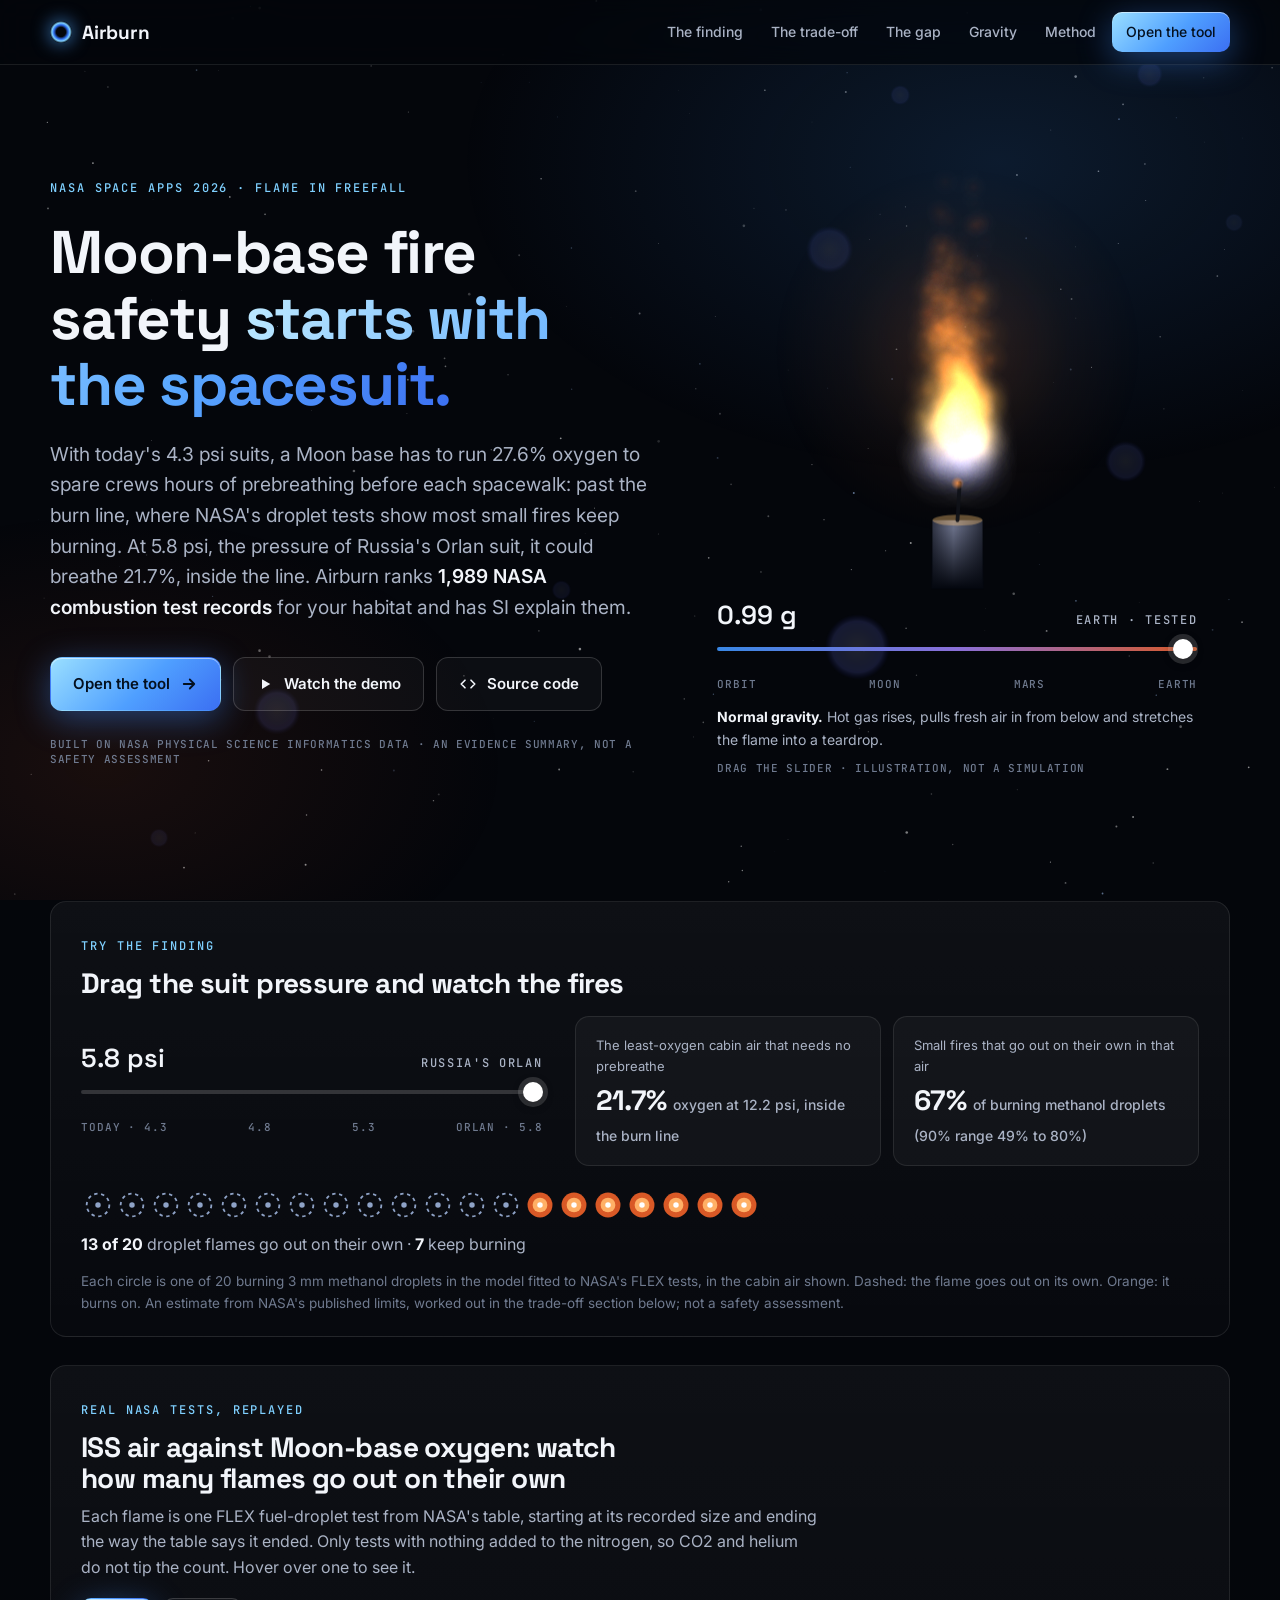
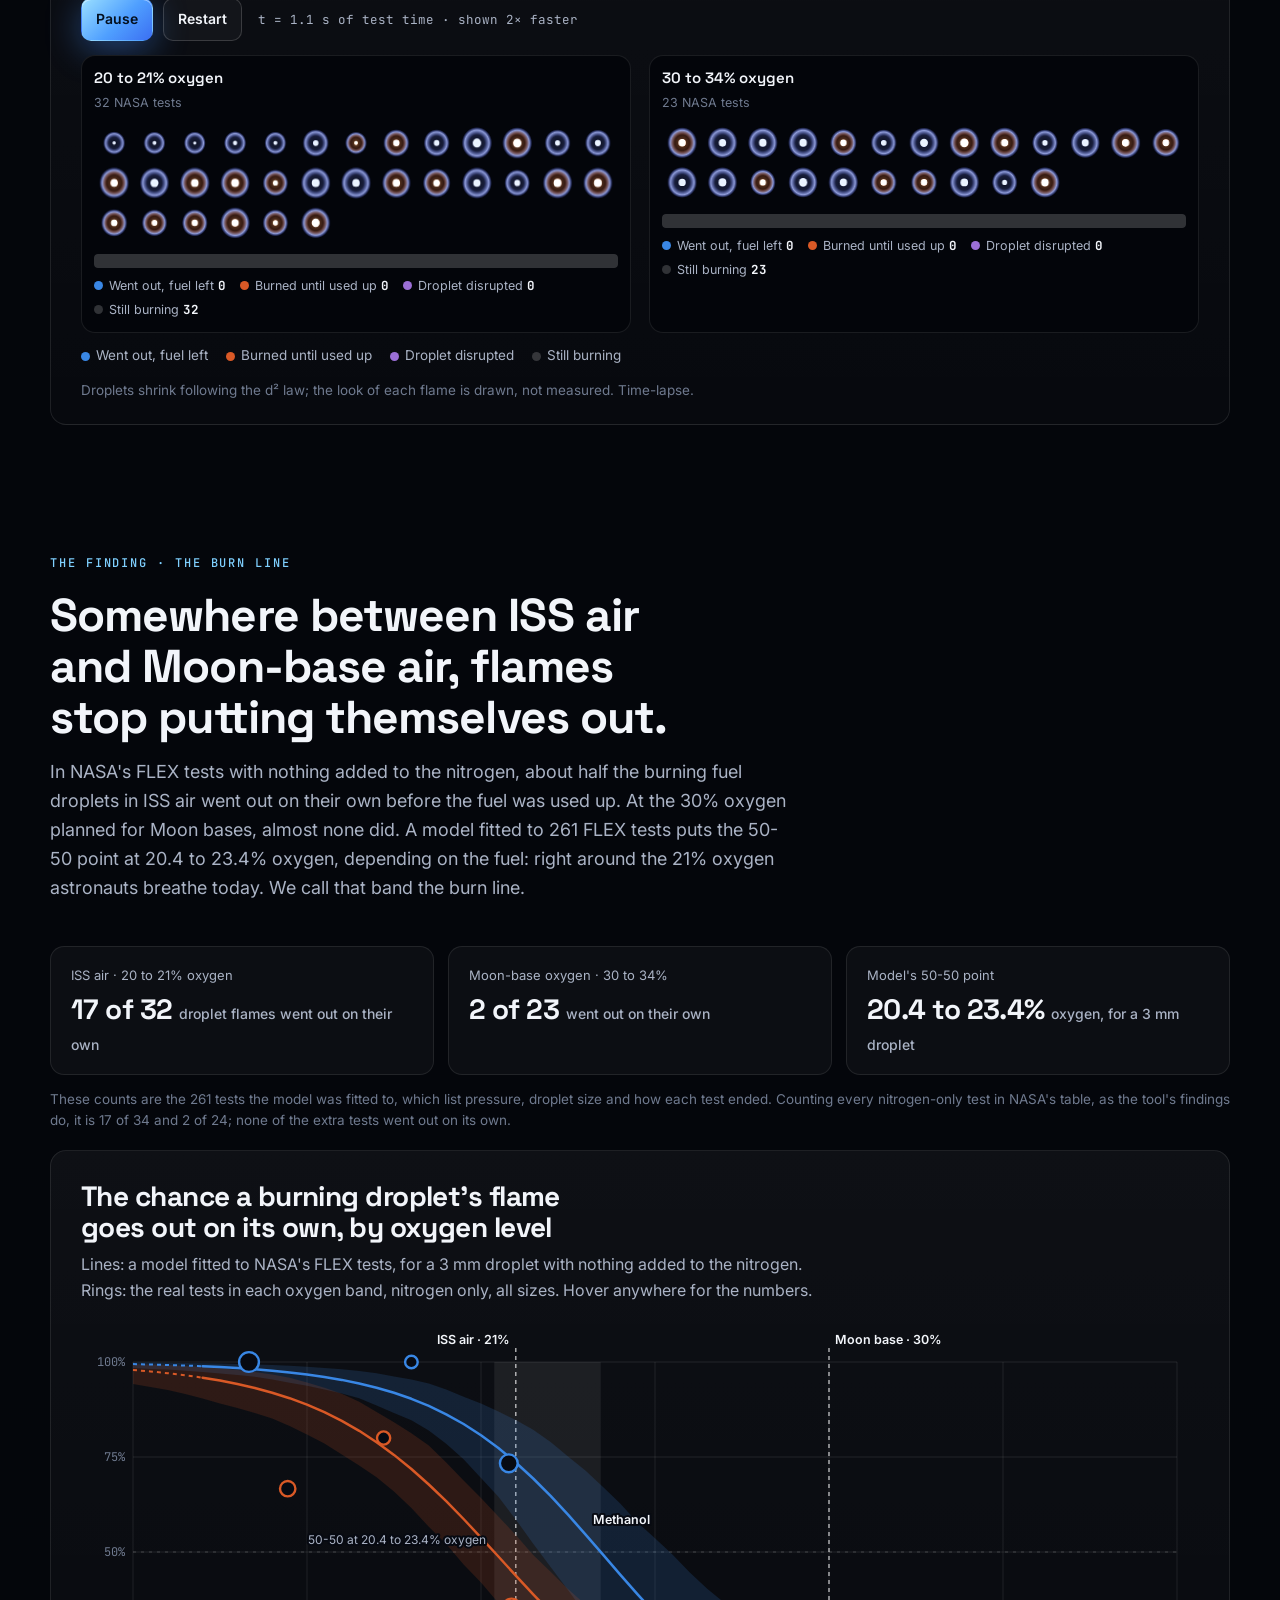
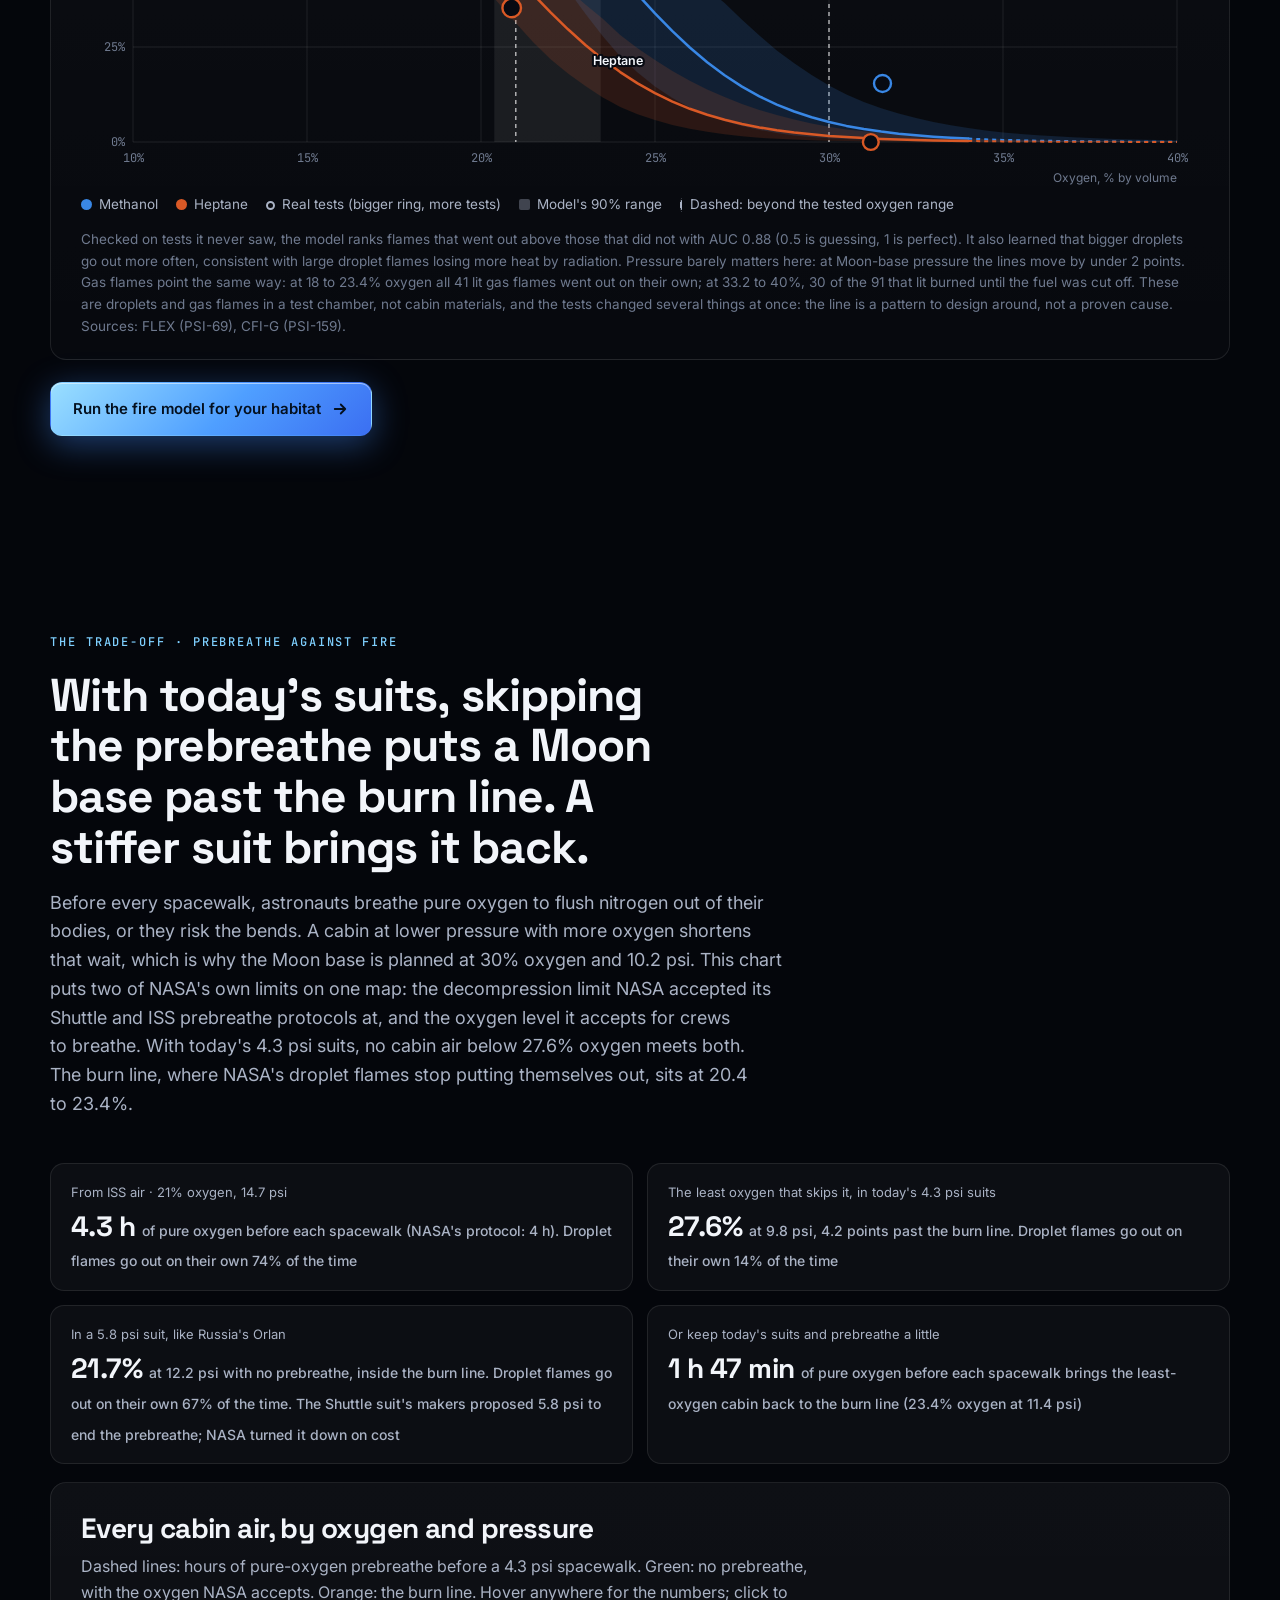
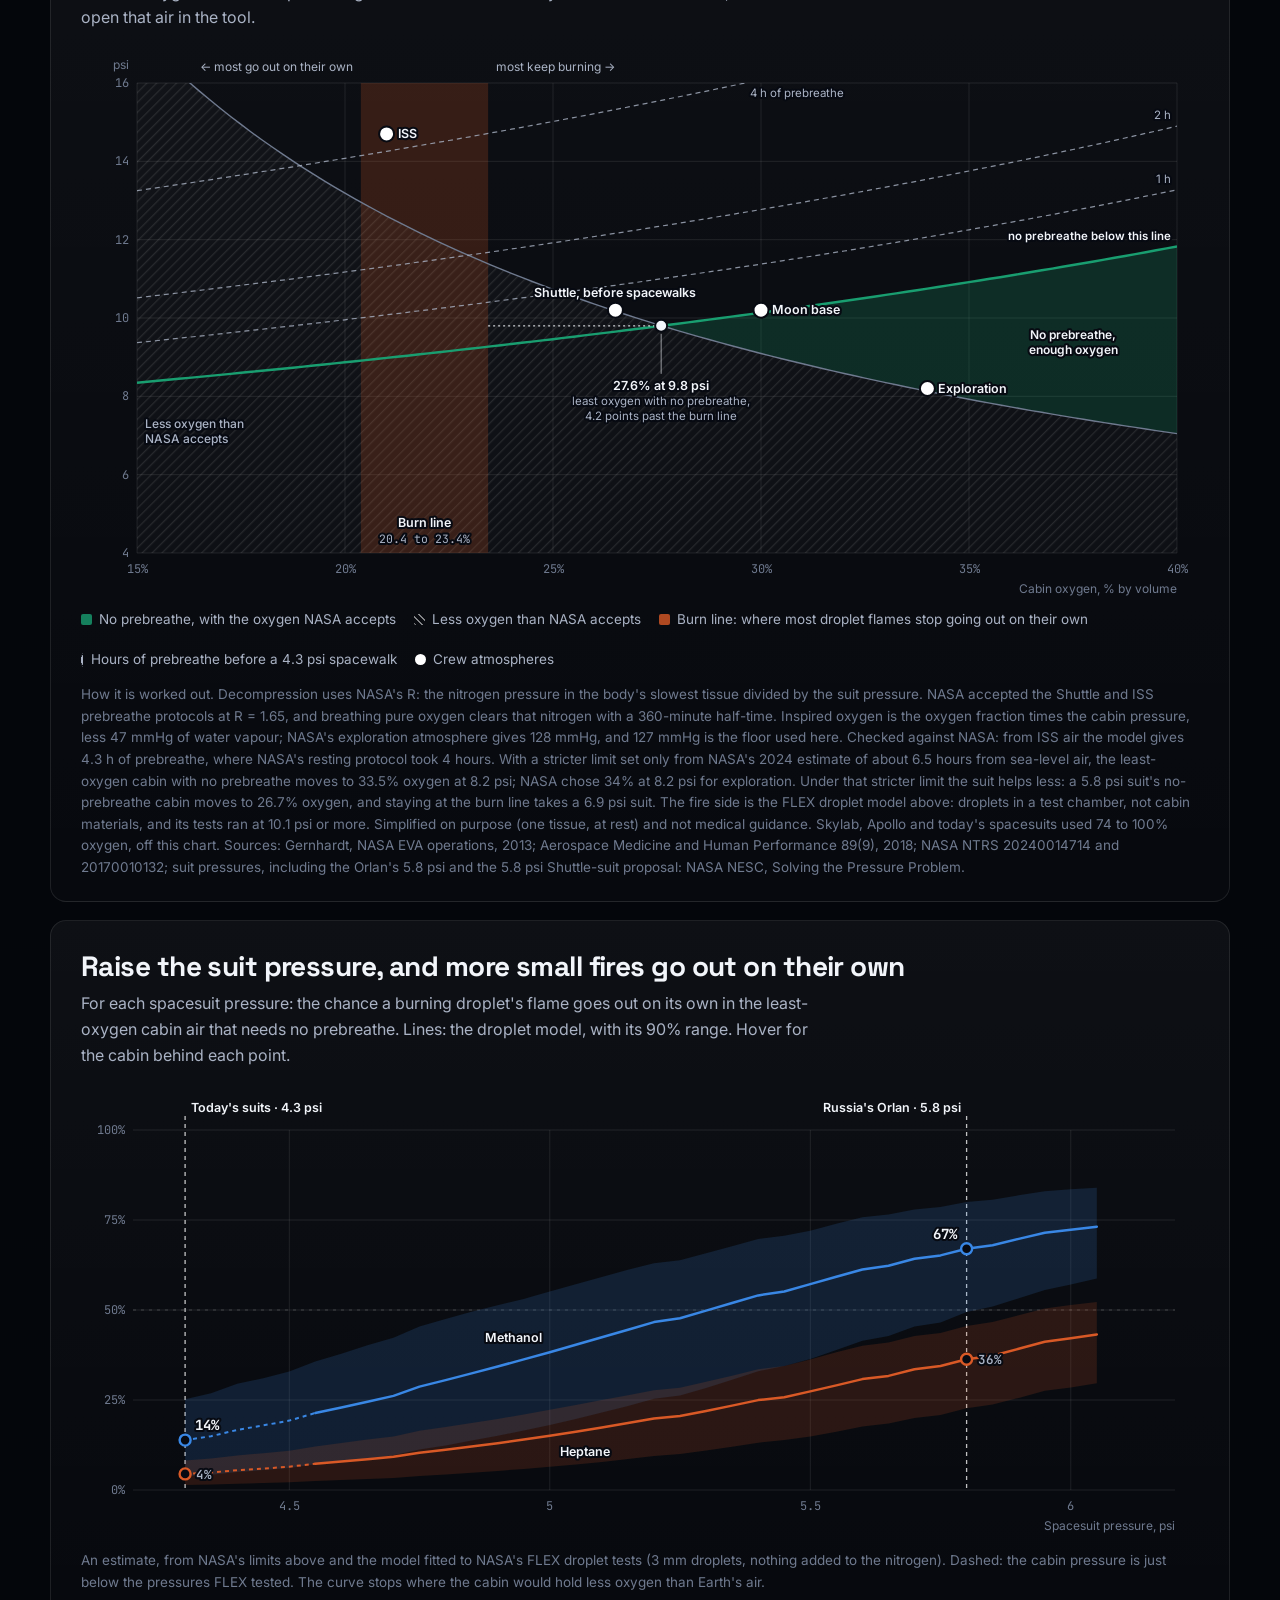
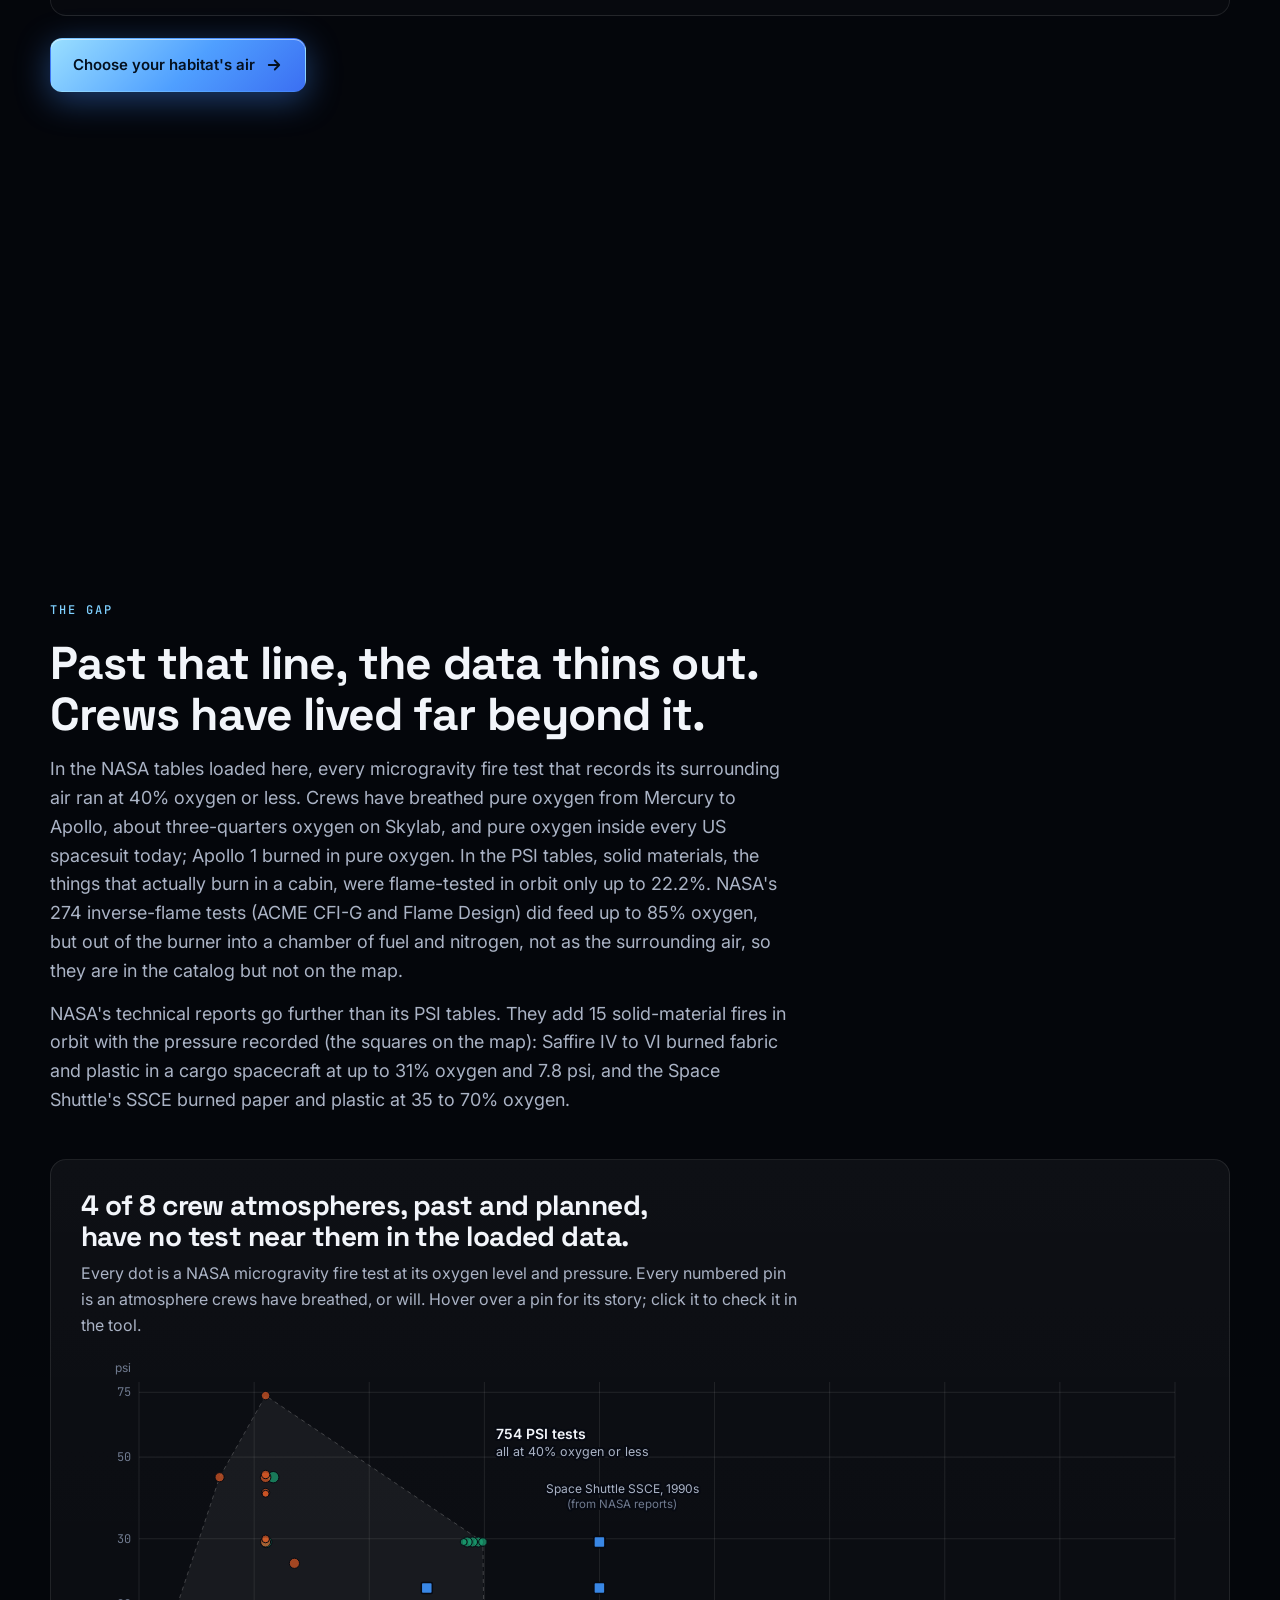
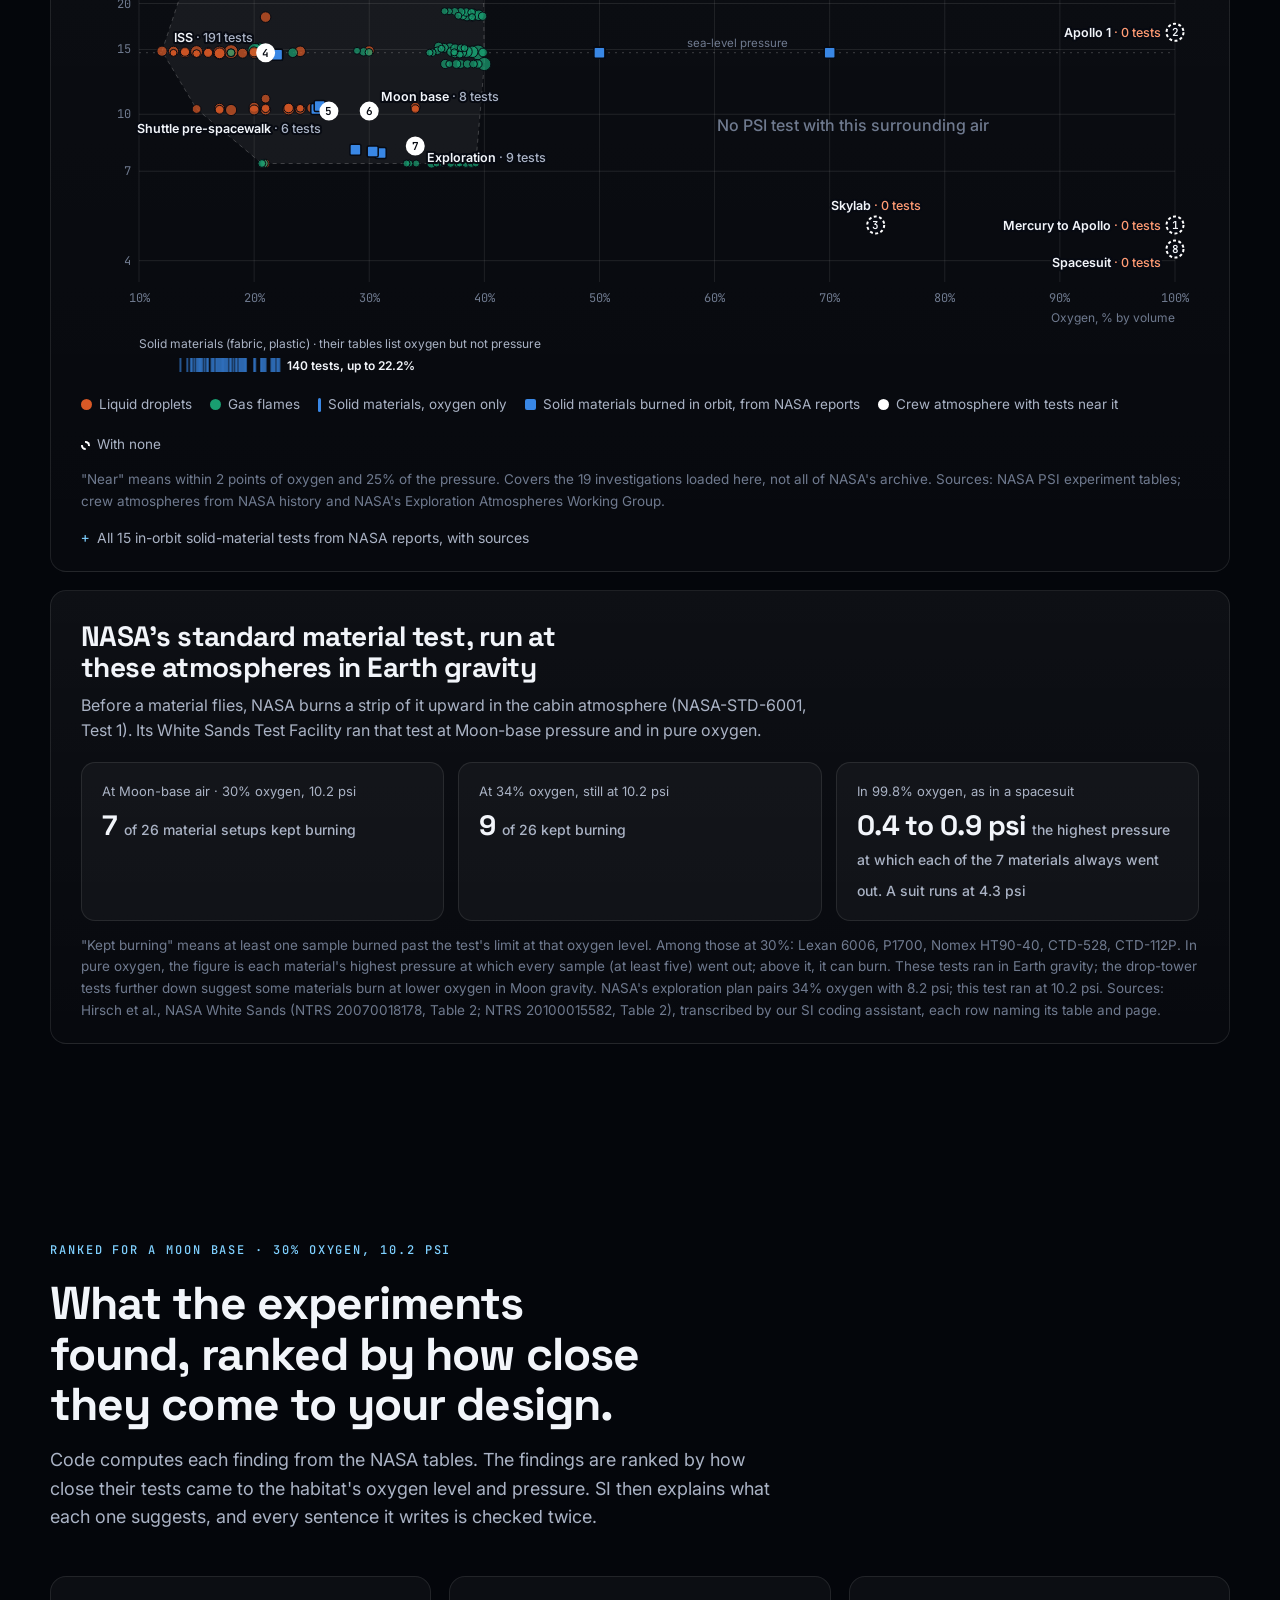
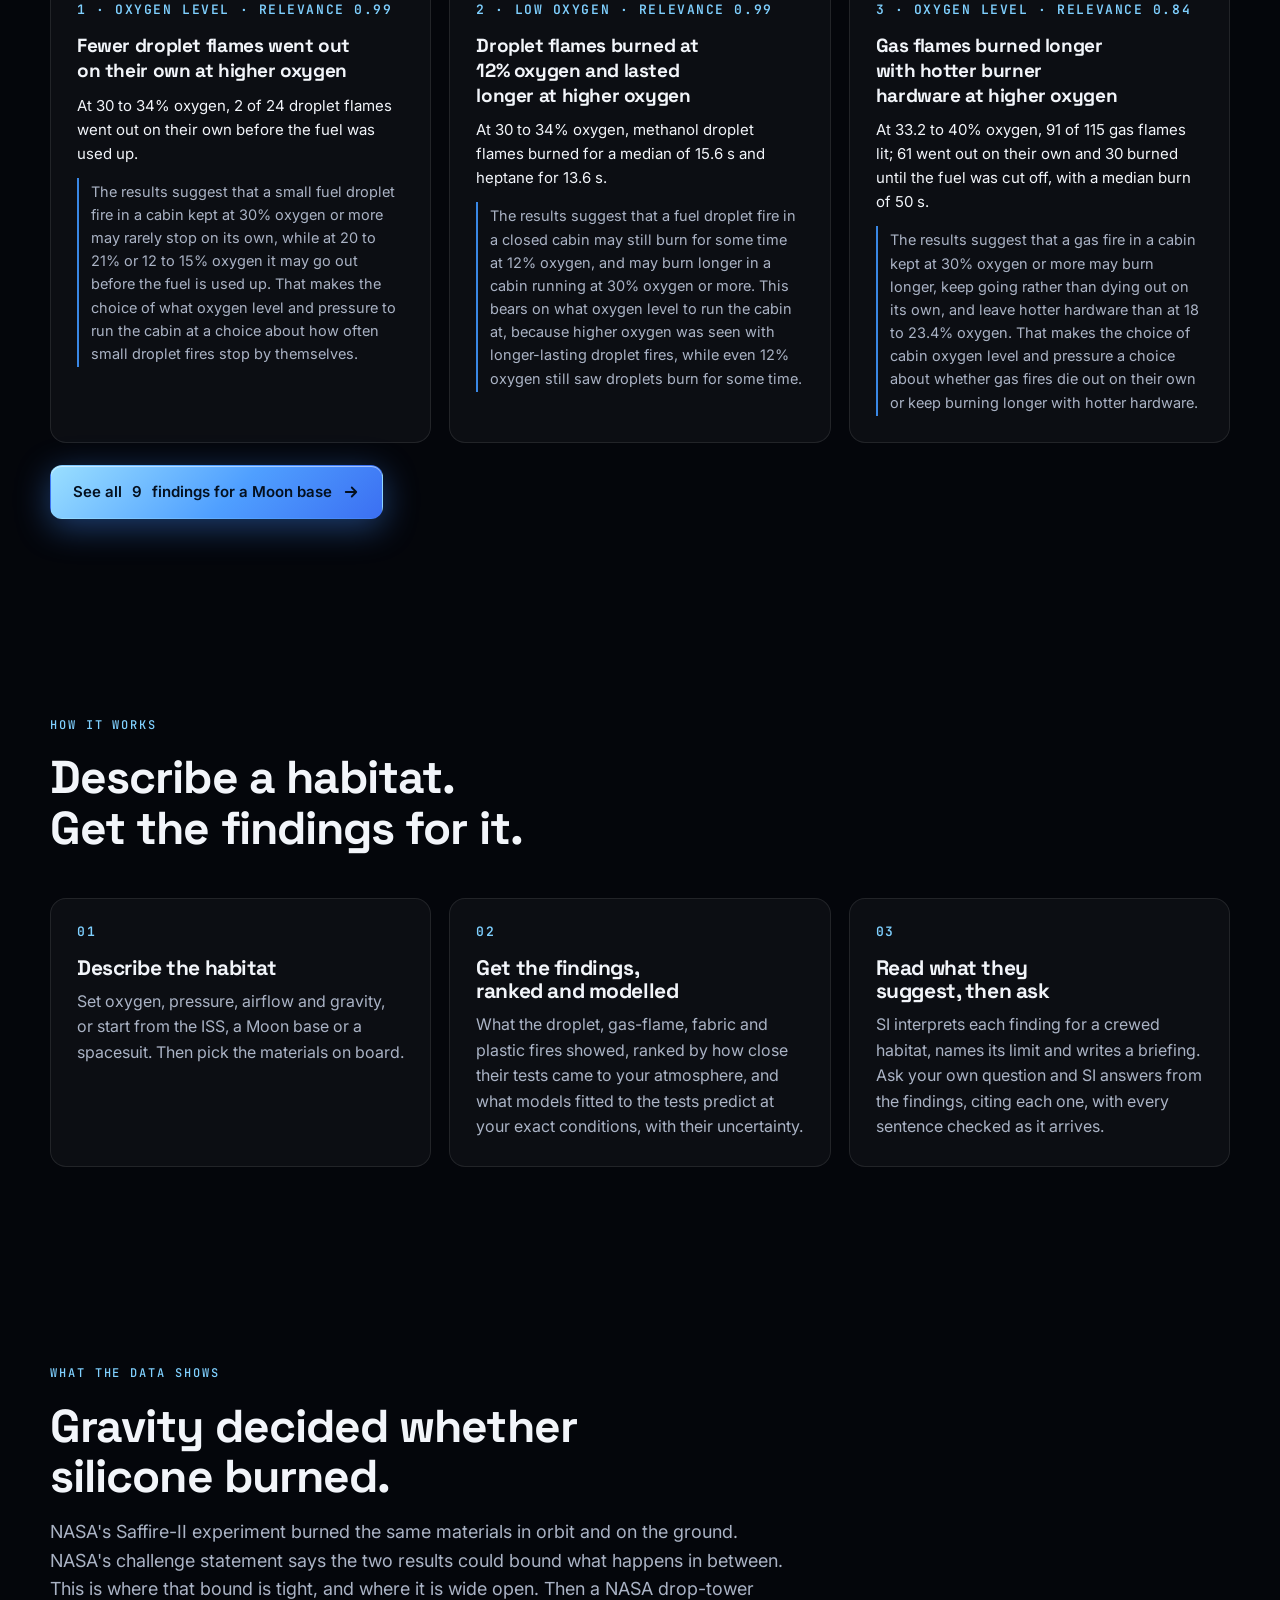
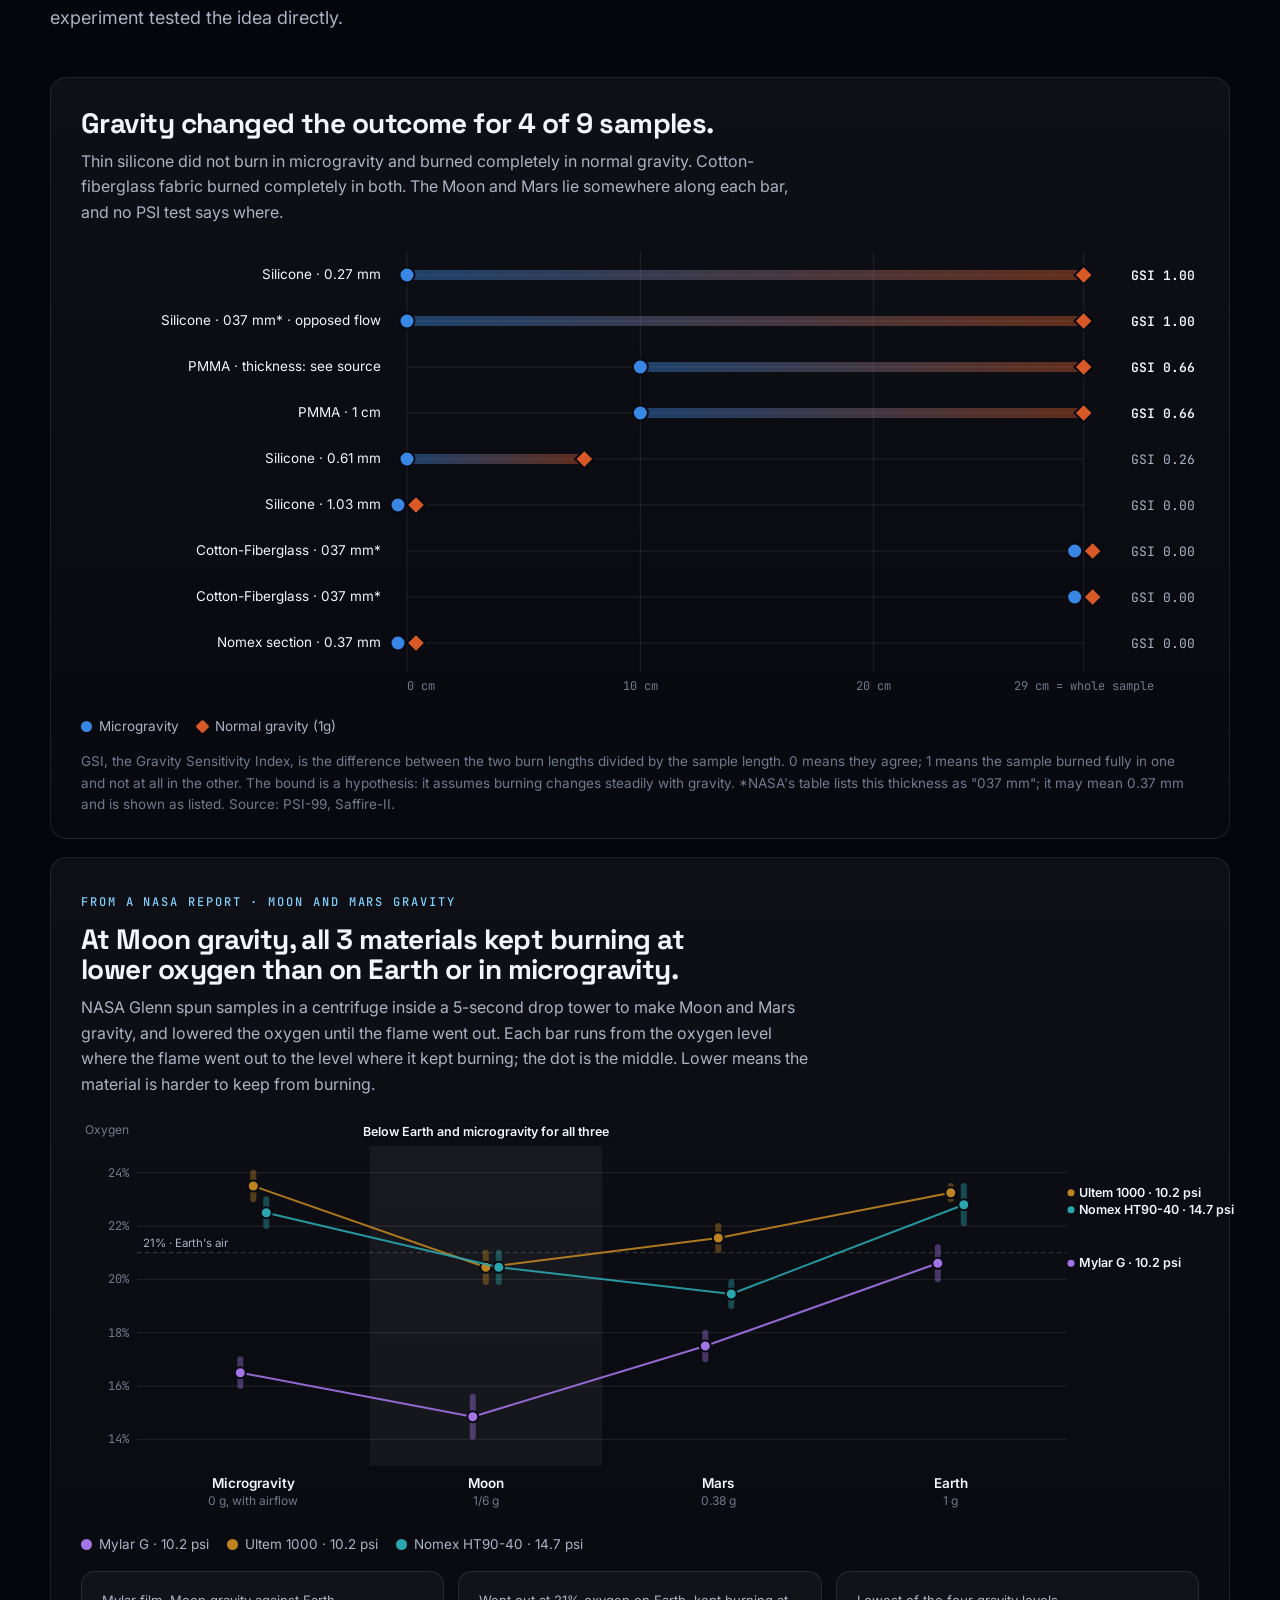
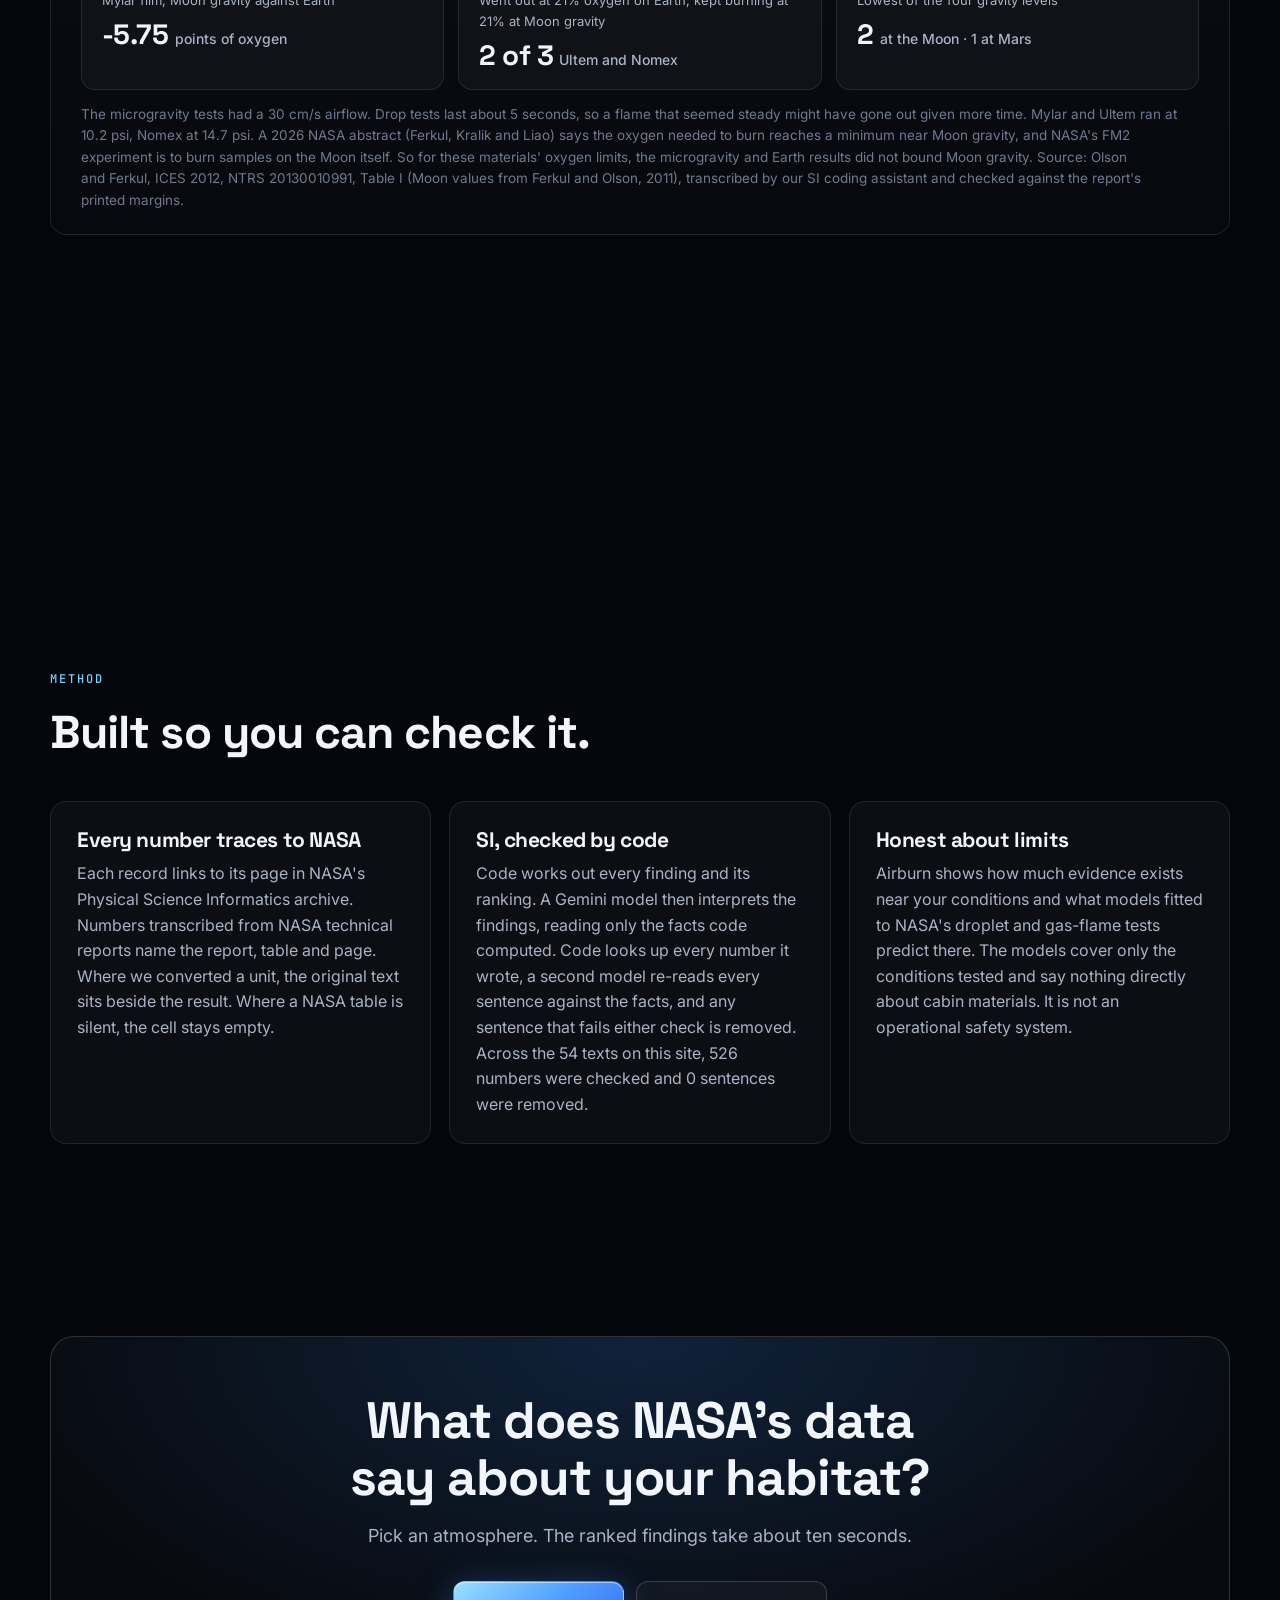
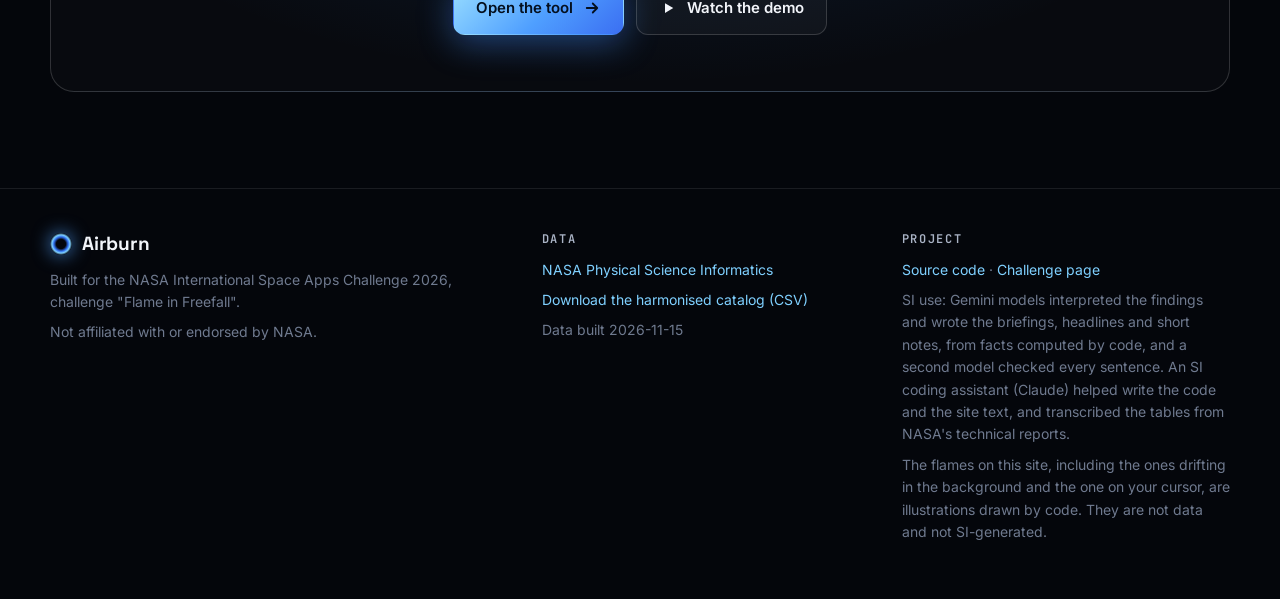
<file: docs/index.html>
<!doctype html>
<html lang="en">
<head>
<meta charset="utf-8">
<meta name="viewport" content="width=device-width, initial-scale=1">
<title>Airburn: fire evidence for crewed habitats</title>
<meta name="description" content="Describe a crewed habitat and see what NASA's microgravity combustion experiments say about it, and how close those tests come to your conditions.">
<meta property="og:title" content="Airburn: fire evidence for crewed habitats">
<meta property="og:description" content="Check a habitat's atmosphere and materials against NASA microgravity combustion test records.">
<meta name="theme-color" content="#04060b">
<link rel="icon" href="data:image/svg+xml,%3Csvg xmlns='http://www.w3.org/2000/svg' viewBox='0 0 32 32'%3E%3Ccircle cx='16' cy='16' r='11' fill='none' stroke='%235aa8ff' stroke-width='5'/%3E%3C/svg%3E">
<link rel="preconnect" href="https://fonts.googleapis.com">
<link rel="preconnect" href="https://fonts.gstatic.com" crossorigin>
<link href="https://fonts.googleapis.com/css2?family=Inter:wght@400;500;600&family=JetBrains+Mono:wght@500;600&family=Space+Grotesk:wght@500;600;700&display=swap" rel="stylesheet">
<link rel="stylesheet" href="assets/style.css?v=20261115s">
</head>
<body>
<div class="backdrop" aria-hidden="true"><canvas id="stars"></canvas></div>

<nav class="nav" aria-label="Main">
  <div class="wrap">
    <a class="brand" href="./"><span class="orb"></span>Airburn</a>
    <div class="nav-links">
      <a class="hide-s" href="#finding">The finding</a>
      <a class="hide-s" href="#tradeoff">The trade-off</a>
      <a class="hide-s" href="#problem">The gap</a>
      <a class="hide-s" href="#findings">Gravity</a>
      <a class="hide-s" href="#method">Method</a>
      <a class="btn primary small" href="tool.html">Open the tool</a>
    </div>
  </div>
</nav>

<header class="hero">
  <div class="wrap hero-grid">
    <div>
      <span class="eyebrow">NASA Space Apps 2026 · Flame in Freefall</span>
      <h1>Moon-base fire safety <span class="blue">starts with the spacesuit.</span></h1>
      <p class="lede">With today's <span data-h="suit">4.3</span> psi suits, a Moon base has to run <span data-h="cor">27.6%</span> oxygen to spare crews hours of prebreathing before each spacewalk: past the burn line, where NASA's droplet tests show most small fires keep burning. At <span data-h="orlan">5.8</span> psi, the pressure of Russia's Orlan suit, it could breathe <span data-h="orl">21.7%</span>, <span data-h="orlside">inside the line</span>. Airburn ranks <b><span data-n="records"></span> NASA combustion test records</b> for your habitat and has SI explain them.</p>
      <div class="cta">
        <a class="btn primary" href="tool.html">Open the tool
          <svg viewBox="0 0 24 24" fill="none" stroke="currentColor" stroke-width="2.4" stroke-linecap="round" stroke-linejoin="round"><path d="M5 12h14M13 6l6 6-6 6"/></svg></a>
        <a class="btn" data-link="demo" href="#">
          <svg viewBox="0 0 24 24" fill="currentColor"><path d="M8 5.5v13l11-6.5z"/></svg><span>Watch the demo</span></a>
        <a class="btn" data-link="repo" href="#" target="_blank" rel="noopener">
          <svg viewBox="0 0 24 24" fill="none" stroke="currentColor" stroke-width="2.2" stroke-linecap="round" stroke-linejoin="round"><path d="M8 7l-5 5 5 5M16 7l5 5-5 5"/></svg>Source code</a>
      </div>
      <p class="caption" style="margin-top:26px">Built on NASA Physical Science Informatics data · An evidence summary, not a safety assessment</p>
    </div>

    <div class="flame-stage">
      <canvas id="flame" aria-label="Illustration of a flame changing from a blue sphere in microgravity to a teardrop in Earth gravity"></canvas>
      <div class="flame-ui">
        <div class="g-read"><span class="g-val mono" id="gval">0.00 g</span><span class="g-where" id="gwhere">Orbit · tested</span></div>
        <label class="sr" for="g">Gravity</label>
        <input id="g" type="range" min="0" max="1" step="0.01" value="0">
        <div class="g-ticks">
          <button data-g="0">Orbit</button><button data-g="0.17">Moon</button><button data-g="0.38">Mars</button><button data-g="1">Earth</button>
        </div>
        <p class="g-note" id="gnote"></p>
        <p class="caption">Drag the slider · Illustration, not a simulation</p>
      </div>
    </div>
  </div>
</header>

<section id="suitdial" style="padding-top:0;padding-bottom:28px">
  <div class="wrap">
    <div class="figure reveal">
      <span class="eyebrow">Try the finding</span>
      <h3 style="margin-top:10px">Drag the suit pressure and watch the fires</h3>
      <div class="dial-top">
        <div>
          <div class="g-read"><span class="g-val mono" id="sdval">4.3 psi</span><span class="g-where" id="sdwho">Today's suits</span></div>
          <label class="sr" for="sd">Spacesuit pressure, psi</label>
          <input id="sd" class="plain" type="range" min="4.3" max="5.8" step="0.05" value="4.3">
          <div class="g-ticks"><button data-sd="4.3">Today · 4.3</button><button data-sd="4.8">4.8</button><button data-sd="5.3">5.3</button><button data-sd="5.8">Orlan · 5.8</button></div>
        </div>
        <div class="dial-out">
          <div class="tile"><div class="k">The least-oxygen cabin air that needs no prebreathe</div><div class="v"><span id="sdair"></span> <small>oxygen at <span id="sdp"></span> psi, <span id="sdside"></span></small></div></div>
          <div class="tile"><div class="k">Small fires that go out on their own in that air</div><div class="v"><span id="sdx"></span> <small>of burning methanol droplets (90% range <span id="sdr"></span>)</small></div></div>
        </div>
      </div>
      <div id="sdpict"></div>
      <p class="note">Each circle is one of 20 burning 3 mm methanol droplets in the model fitted to NASA's FLEX tests, in the cabin air shown. Dashed: the flame goes out on its own. Orange: it burns on. An estimate from NASA's published limits, worked out in the trade-off section below; not a safety assessment.</p>
    </div>
  </div>
</section>

<section id="replay-sec" style="padding-top:0;padding-bottom:28px">
  <div class="wrap">
    <div class="figure reveal">
      <span class="eyebrow">Real NASA tests, replayed</span>
      <h3 style="margin-top:10px">ISS air against Moon-base oxygen: watch how many flames go out on their own</h3>
      <p class="sub">Each flame is one FLEX fuel-droplet test from NASA's table, starting at its recorded size and ending the way the table says it ended. Only tests with nothing added to the nitrogen, so CO2 and helium do not tip the count. Hover over one to see it.</p>
      <div id="replay"></div>
      <p class="note">Droplets shrink following the d² law; the look of each flame is drawn, not measured. Time-lapse.</p>
    </div>
  </div>
</section>

<section id="finding">
  <div class="wrap">
    <div class="section-head reveal">
      <span class="eyebrow">The finding · the burn line</span>
      <h2>Somewhere between ISS air and Moon-base air, flames stop putting themselves out.</h2>
      <p>In NASA's FLEX tests with nothing added to the nitrogen, about half the burning fuel droplets in ISS air went out on their own before the fuel was used up. At the 30% oxygen planned for Moon bases, almost none did. A model fitted to <span data-x="tests"></span> FLEX tests puts the 50-50 point at <span data-x="line"></span> oxygen, depending on the fuel: right around the 21% oxygen astronauts breathe today. We call that band the burn line.</p>
    </div>
    <div class="tiles reveal xo-tiles">
      <div class="tile"><div class="k">ISS air · <span data-x="issband"></span> oxygen</div><div class="v"><span data-x="iss"></span> <small>droplet flames went out on their own</small></div></div>
      <div class="tile"><div class="k">Moon-base oxygen · <span data-x="moonband"></span></div><div class="v"><span data-x="moon"></span> <small>went out on their own</small></div></div>
      <div class="tile"><div class="k">Model's 50-50 point</div><div class="v"><span data-x="line"></span> <small>oxygen, for a 3 mm droplet</small></div></div>
    </div>
    <p class="note reveal" data-x="allnote"></p>
    <div class="figure reveal" style="margin-top:18px">
      <h3>The chance a burning droplet's flame goes out on its own, by oxygen level</h3>
      <p class="sub">Lines: a model fitted to NASA's FLEX tests, for a 3 mm droplet with nothing added to the nitrogen. Rings: the real tests in each oxygen band, nitrogen only, all sizes. Hover anywhere for the numbers.</p>
      <div id="crossover"></div>
      <div class="legend"><span><i style="background:#3987e5"></i>Methanol</span><span><i style="background:#d95926"></i>Heptane</span><span><i style="background:transparent;border:2px solid #aab3c5;width:9px;height:9px"></i>Real tests (bigger ring, more tests)</span><span><i style="background:rgba(170,179,197,0.35);border-radius:2px"></i>Model's 90% range</span><span><i class="tick" style="background:transparent;border-left:2px dashed #aab3c5"></i>Dashed: beyond the tested oxygen range</span></div>
      <p class="note">Checked on tests it never saw, the model ranks flames that went out above those that did not with AUC <span data-x="auc"></span> (0.5 is guessing, 1 is perfect). It also learned that bigger droplets go out more often, consistent with large droplet flames losing more heat by radiation. Pressure barely matters here: at Moon-base pressure the lines move by under 2 points. Gas flames point the same way: at <span data-x="gaslowband"></span> oxygen all <span data-x="gaslow"></span> lit gas flames went out on their own; at <span data-x="gashighband"></span>, <span data-x="gashigh"></span> of the <span data-x="gashighlit"></span> that lit burned until the fuel was cut off. These are droplets and gas flames in a test chamber, not cabin materials, and the tests changed several things at once: the line is a pattern to design around, not a proven cause. Sources: FLEX (PSI-69), CFI-G (PSI-159).</p>
    </div>
    <div class="cta" style="margin-top:22px"><a class="btn primary" href="tool.html?view=model">Run the fire model for your habitat
      <svg viewBox="0 0 24 24" fill="none" stroke="currentColor" stroke-width="2.4" stroke-linecap="round" stroke-linejoin="round"><path d="M5 12h14M13 6l6 6-6 6"/></svg></a></div>
  </div>
</section>

<section id="tradeoff">
  <div class="wrap">
    <div class="section-head reveal">
      <span class="eyebrow">The trade-off · prebreathe against fire</span>
      <h2>With today's suits, skipping the prebreathe puts a Moon base past the burn line. A stiffer suit brings it back.</h2>
      <p>Before every spacewalk, astronauts breathe pure oxygen to flush nitrogen out of their bodies, or they risk the bends. A cabin at lower pressure with more oxygen shortens that wait, which is why the Moon base is planned at 30% oxygen and 10.2 psi. This chart puts two of NASA's own limits on one map: the decompression limit NASA accepted its Shuttle and ISS prebreathe protocols at, and the oxygen level it accepts for crews to breathe. With today's 4.3 psi suits, no cabin air below <span data-a="corner"></span> oxygen meets both. The burn line, where NASA's droplet flames stop putting themselves out, sits at <span data-x="line"></span>.</p>
    </div>
    <div class="tiles four reveal">
      <div class="tile"><div class="k">From ISS air · 21% oxygen, 14.7 psi</div><div class="v"><span data-a="iss"></span> <small>of pure oxygen before each spacewalk (NASA's protocol: 4 h). Droplet flames go out on their own <span data-a="issx"></span> of the time</small></div></div>
      <div class="tile"><div class="k">The least oxygen that skips it, in today's 4.3 psi suits</div><div class="v"><span data-a="corner"></span> <small>at <span data-a="cornerp"></span> psi, <span data-a="gap"></span> points past the burn line. Droplet flames go out on their own <span data-a="cornerx"></span> of the time</small></div></div>
      <div class="tile"><div class="k">In a <span data-a="orlan"></span> psi suit, like Russia's Orlan</div><div class="v"><span data-a="orl"></span> <small>at <span data-a="orlp"></span> psi with no prebreathe, <span data-a="orlside"></span>. Droplet flames go out on their own <span data-a="orlx"></span> of the time. The Shuttle suit's makers proposed 5.8 psi to end the prebreathe; NASA turned it down on cost</small></div></div>
      <div class="tile"><div class="k">Or keep today's suits and prebreathe a little</div><div class="v"><span data-a="mb"></span> <small>of pure oxygen before each spacewalk brings the least-oxygen cabin back to the burn line (<span data-a="mbc"></span>)</small></div></div>
    </div>
    <div class="figure reveal" style="margin-top:18px">
      <h3>Every cabin air, by oxygen and pressure</h3>
      <p class="sub">Dashed lines: hours of pure-oxygen prebreathe before a 4.3 psi spacewalk. Green: no prebreathe, with the oxygen NASA accepts. Orange: the burn line. Hover anywhere for the numbers; click to open that air in the tool.</p>
      <div id="airchart"></div>
      <div id="air-legend"></div>
      <p class="note">How it is worked out. Decompression uses NASA's R: the nitrogen pressure in the body's slowest tissue divided by the suit pressure. NASA accepted the Shuttle and ISS prebreathe protocols at R = 1.65, and breathing pure oxygen clears that nitrogen with a 360-minute half-time. Inspired oxygen is the oxygen fraction times the cabin pressure, less 47 mmHg of water vapour; NASA's exploration atmosphere gives 128 mmHg, and 127 mmHg is the floor used here. Checked against NASA: from ISS air the model gives <span data-a="iss"></span> of prebreathe, where NASA's resting protocol took 4 hours. With a stricter limit set only from NASA's 2024 estimate of about 6.5 hours from sea-level air, the least-oxygen cabin with no prebreathe moves to <span data-a="strict"></span> oxygen at <span data-a="strictp"></span> psi; NASA chose 34% at 8.2 psi for exploration. Under that stricter limit the suit helps less: a 5.8 psi suit's no-prebreathe cabin moves to <span data-a="orlstrict"></span> oxygen, and staying at the burn line takes a <span data-a="suitstrict"></span> psi suit. The fire side is the FLEX droplet model above: droplets in a test chamber, not cabin materials, and its tests ran at 10.1 psi or more. Simplified on purpose (one tissue, at rest) and not medical guidance. Skylab, Apollo and today's spacesuits used 74 to 100% oxygen, off this chart. Sources: Gernhardt, NASA EVA operations, 2013; Aerospace Medicine and Human Performance 89(9), 2018; NASA NTRS 20240014714 and 20170010132; suit pressures, including the Orlan's 5.8 psi and the 5.8 psi Shuttle-suit proposal: NASA NESC, Solving the Pressure Problem.</p>
    </div>
    <div class="figure reveal" style="margin-top:18px">
      <h3>Raise the suit pressure, and more small fires go out on their own</h3>
      <p class="sub">For each spacesuit pressure: the chance a burning droplet's flame goes out on its own in the least-oxygen cabin air that needs no prebreathe. Lines: the droplet model, with its 90% range. Hover for the cabin behind each point.</p>
      <div id="suitcurve"></div>
      <p class="note">An estimate, from NASA's limits above and the model fitted to NASA's FLEX droplet tests (3 mm droplets, nothing added to the nitrogen). Dashed: the cabin pressure is just below the pressures FLEX tested. The curve stops where the cabin would hold less oxygen than Earth's air.</p>
    </div>
    <div class="cta" style="margin-top:22px"><a class="btn primary" href="tool.html?view=air">Choose your habitat's air
      <svg viewBox="0 0 24 24" fill="none" stroke="currentColor" stroke-width="2.4" stroke-linecap="round" stroke-linejoin="round"><path d="M5 12h14M13 6l6 6-6 6"/></svg></a></div>
  </div>
</section>

<section style="padding-top:0">
  <div class="wrap">
    <div class="stats reveal">
      <div class="stat"><div class="num" data-n="records"></div><div class="lbl">records from NASA experiment tables, in one harmonised table</div></div>
      <div class="stat"><div class="num" data-n="investigations"></div><div class="lbl">NASA investigations in <span data-n="tables"></span> experiment tables, from candle flames to cargo-ship fires</div></div>
      <div class="stat"><div class="num"><span data-n="solidmax"></span>%</div><div class="lbl">the highest oxygen level in any solid-material flame test in NASA's PSI tables</div></div>
      <div class="stat"><div class="num zero">0</div><div class="lbl">tests in Moon or Mars gravity in NASA's PSI tables. NASA reports hold only 5-second drop-tower tests</div></div>
    </div>
  </div>
</section>

<section id="problem">
  <div class="wrap">
    <div class="section-head reveal">
      <span class="eyebrow">The gap</span>
      <h2>Past that line, the data thins out. Crews have lived far beyond it.</h2>
      <p>In the NASA tables loaded here, every microgravity fire test that records its surrounding air ran at <span data-n="topo2"></span>% oxygen or less. Crews have breathed pure oxygen from Mercury to Apollo, about three-quarters oxygen on Skylab, and pure oxygen inside every US spacesuit today; Apollo 1 burned in pure oxygen. In the PSI tables, solid materials, the things that actually burn in a cabin, were flame-tested in orbit only up to <span data-n="solidmax"></span>%. NASA's <span data-n="invn"></span> inverse-flame tests (ACME CFI-G and Flame Design) did feed up to <span data-n="invtop"></span>% oxygen, but out of the burner into a chamber of fuel and nitrogen, not as the surrounding air, so they are in the catalog but not on the map.</p>
      <p style="margin-top:14px">NASA's technical reports go further than its PSI tables. They add <span data-r="nrep"></span> solid-material fires in orbit with the pressure recorded (the squares on the map): Saffire IV to VI burned fabric and plastic in a cargo spacecraft at up to <span data-r="safo2"></span>% oxygen and <span data-r="safp"></span> psi, and the Space Shuttle's SSCE burned paper and plastic at <span data-r="ssceo2"></span>% oxygen.</p>
    </div>
    <div class="figure reveal">
      <h3><span data-n="open"></span> of <span data-n="atmos"></span> crew atmospheres, past and planned, have no test near them in the loaded data.</h3>
      <p class="sub">Every dot is a NASA microgravity fire test at its oxygen level and pressure. Every numbered pin is an atmosphere crews have breathed, or will. Hover over a pin for its story; click it to check it in the tool.</p>
      <div id="atlas"></div>
      <div class="legend"><span><i style="background:#d95926"></i>Liquid droplets</span><span><i style="background:#199e70"></i>Gas flames</span><span><i class="tick" style="background:#3987e5"></i>Solid materials, oxygen only</span><span><i style="background:#3987e5;border-radius:2px"></i>Solid materials burned in orbit, from NASA reports</span><span><i style="background:#fff"></i>Crew atmosphere with tests near it</span><span><i style="border:2px dashed #fff;background:transparent;width:9px;height:9px"></i>With none</span></div>
      <p class="note">"Near" means within 2 points of oxygen and 25% of the pressure. Covers the <span data-n="investigations"></span> investigations loaded here, not all of NASA's archive. Sources: NASA PSI experiment tables; crew atmospheres from NASA history and NASA's Exploration Atmospheres Working Group.</p>
      <details class="rep-details" style="margin-top:14px"><summary>All <span data-r="nrep"></span> in-orbit solid-material tests from NASA reports, with sources</summary><div id="rep-table" style="margin-top:12px"></div></details>
    </div>
    <div class="figure reveal" style="margin-top:18px">
      <h3>NASA's standard material test, run at these atmospheres in Earth gravity</h3>
      <p class="sub">Before a material flies, NASA burns a strip of it upward in the cabin atmosphere (NASA-STD-6001, Test 1). Its White Sands Test Facility ran that test at Moon-base pressure and in pure oxygen.</p>
      <div class="tiles">
        <div class="tile"><div class="k">At Moon-base air · 30% oxygen, 10.2 psi</div><div class="v"><span data-r="w30"></span> <small>of <span data-r="wn"></span> material setups kept burning</small></div></div>
        <div class="tile"><div class="k">At 34% oxygen, still at 10.2 psi</div><div class="v"><span data-r="w34"></span> <small>of <span data-r="wn"></span> kept burning</small></div></div>
        <div class="tile"><div class="k">In 99.8% oxygen, as in a spacesuit</div><div class="v"><span data-r="mtpmin"></span> to <span data-r="mtpmax"></span> psi <small>the highest pressure at which each of the <span data-r="o2n"></span> materials always went out. A suit runs at 4.3 psi</small></div></div>
      </div>
      <p class="note">"Kept burning" means at least one sample burned past the test's limit at that oxygen level. Among those at 30%: <span data-r="w30list"></span>. In pure oxygen, the figure is each material's highest pressure at which every sample (at least five) went out; above it, it can burn. These tests ran in Earth gravity; the drop-tower tests further down suggest some materials burn at lower oxygen in Moon gravity. NASA's exploration plan pairs 34% oxygen with 8.2 psi; this test ran at 10.2 psi. Sources: Hirsch et al., NASA White Sands (NTRS 20070018178, Table 2; NTRS 20100015582, Table 2), transcribed by our SI coding assistant, each row naming its table and page.</p>
    </div>
  </div>
</section>

<section id="insights">
  <div class="wrap">
    <div class="section-head reveal">
      <span class="eyebrow">Ranked for a Moon base · 30% oxygen, 10.2 psi</span>
      <h2>What the experiments found, ranked by how close they come to your design.</h2>
      <p>Code computes each finding from the NASA tables. The findings are ranked by how close their tests came to the habitat's oxygen level and pressure. SI then explains what each one suggests, and every sentence it writes is checked twice.</p>
    </div>
    <div class="grid-3" id="top-insights"></div>
    <div class="cta" style="margin-top:22px"><a class="btn primary" href="tool.html?s=Moon%20base%20%2F%20pressurized%20rover">See all <span data-n="findings"></span> findings for a Moon base
      <svg viewBox="0 0 24 24" fill="none" stroke="currentColor" stroke-width="2.4" stroke-linecap="round" stroke-linejoin="round"><path d="M5 12h14M13 6l6 6-6 6"/></svg></a></div>
  </div>
</section>

<section id="how">
  <div class="wrap">
    <div class="section-head reveal">
      <span class="eyebrow">How it works</span>
      <h2>Describe a habitat. Get the findings for it.</h2>
    </div>
    <div class="grid-3">
      <div class="card reveal"><span class="step-n">01</span><h3>Describe the habitat</h3><p>Set oxygen, pressure, airflow and gravity, or start from the ISS, a Moon base or a spacesuit. Then pick the materials on board.</p></div>
      <div class="card reveal"><span class="step-n">02</span><h3>Get the findings, ranked and modelled</h3><p>What the droplet, gas-flame, fabric and plastic fires showed, ranked by how close their tests came to your atmosphere, and what models fitted to the tests predict at your exact conditions, with their uncertainty.</p></div>
      <div class="card reveal"><span class="step-n">03</span><h3>Read what they suggest, then ask</h3><p>SI interprets each finding for a crewed habitat, names its limit and writes a briefing. Ask your own question and SI answers from the findings, citing each one, with every sentence checked as it arrives.</p></div>
    </div>
  </div>
</section>

<section id="findings">
  <div class="wrap">
    <div class="section-head reveal">
      <span class="eyebrow">What the data shows</span>
      <h2>Gravity decided whether silicone burned.</h2>
      <p>NASA's Saffire-II experiment burned the same materials in orbit and on the ground. NASA's challenge statement says the two results could bound what happens in between. This is where that bound is tight, and where it is wide open. Then a NASA drop-tower experiment tested the idea directly.</p>
    </div>
    <div class="figure reveal">
      <h3>Gravity changed the outcome for <span data-n="flips"></span> of <span data-n="pairs"></span> samples.</h3>
      <p class="sub">Thin silicone did not burn in microgravity and burned completely in normal gravity. Cotton-fiberglass fabric burned completely in both. The Moon and Mars lie somewhere along each bar, and no PSI test says where.</p>
      <div id="dumbbell"></div>
      <div class="legend"><span><i style="background:#3987e5"></i>Microgravity</span><span><i class="dia" style="background:#d95926"></i>Normal gravity (1g)</span></div>
      <p class="note">GSI, the Gravity Sensitivity Index, is the difference between the two burn lengths divided by the sample length. 0 means they agree; 1 means the sample burned fully in one and not at all in the other. The bound is a hypothesis: it assumes burning changes steadily with gravity. *NASA's table lists this thickness as "037 mm"; it may mean 0.37 mm and is shown as listed. Source: PSI-99, Saffire-II.</p>
    </div>
    <div class="figure reveal" style="margin-top:18px">
      <span class="eyebrow">From a NASA report · Moon and Mars gravity</span>
      <h3 style="margin-top:10px" id="grav-h">At Moon gravity, materials kept burning at lower oxygen than on Earth or in microgravity.</h3>
      <p class="sub">NASA Glenn spun samples in a centrifuge inside a 5-second drop tower to make Moon and Mars gravity, and lowered the oxygen until the flame went out. Each bar runs from the oxygen level where the flame went out to the level where it kept burning; the dot is the middle. Lower means the material is harder to keep from burning.</p>
      <div id="gravlim"></div>
      <div class="legend" id="gravlim-legend"></div>
      <div class="tiles">
        <div class="tile"><div class="k">Mylar film, Moon gravity against Earth</div><div class="v"><span data-r="mylar"></span> <small>points of oxygen</small></div></div>
        <div class="tile"><div class="k">Went out at 21% oxygen on Earth, kept burning at 21% at Moon gravity</div><div class="v"><span data-r="flipn"></span> <small><span data-r="fliplist"></span></small></div></div>
        <div class="tile"><div class="k">Lowest of the four gravity levels</div><div class="v"><span data-r="lowmoon"></span> <small>at the Moon · <span data-r="lowmars"></span> at Mars</small></div></div>
      </div>
      <p class="note">The microgravity tests had a 30 cm/s airflow. Drop tests last about 5 seconds, so a flame that seemed steady might have gone out given more time. Mylar and Ultem ran at 10.2 psi, Nomex at 14.7 psi. A 2026 NASA abstract (Ferkul, Kralik and Liao) says the oxygen needed to burn reaches a minimum near Moon gravity, and NASA's FM2 experiment is to burn samples on the Moon itself. So for these materials' oxygen limits, the microgravity and Earth results did not bound Moon gravity. Source: Olson and Ferkul, ICES 2012, NTRS 20130010991, Table I (Moon values from Ferkul and Olson, 2011), transcribed by our SI coding assistant and checked against the report's printed margins.</p>
    </div>
    <div class="grid-3" style="margin-top:18px">
      <div class="card reveal"><span class="step-n">FOR ENGINEERS</span><h3>Check a design</h3><p>See which of your materials have flame tests near your atmosphere, and how many points of oxygen separate you from the nearest one.</p></div>
      <div class="card reveal"><span class="step-n">FOR RESEARCHERS</span><h3>Start from clean data</h3><p>One table, one set of units, every value traceable to its NASA record. Ready to load into a model.</p></div>
      <div class="card reveal"><span class="step-n">FOR STUDENTS</span><h3>Compare investigations</h3><p>Fuels, conditions, what varied and what was measured, side by side for <span data-n="investigations"></span> investigations.</p></div>
    </div>
  </div>
</section>

<section id="method">
  <div class="wrap">
    <div class="section-head reveal">
      <span class="eyebrow">Method</span>
      <h2>Built so you can check it.</h2>
    </div>
    <div class="grid-3">
      <div class="card reveal"><h3>Every number traces to NASA</h3><p>Each record links to its page in NASA's Physical Science Informatics archive. Numbers transcribed from NASA technical reports name the report, table and page. Where we converted a unit, the original text sits beside the result. Where a NASA table is silent, the cell stays empty.</p></div>
      <div class="card reveal"><h3>SI, checked by code</h3><p>Code works out every finding and its ranking. A Gemini model then interprets the findings, reading only the facts code computed. Code looks up every number it wrote, a second model re-reads every sentence against the facts, and any sentence that fails either check is removed. <span id="sistat"></span></p></div>
      <div class="card reveal"><h3>Honest about limits</h3><p>Airburn shows how much evidence exists near your conditions and what models fitted to NASA's droplet and gas-flame tests predict there. The models cover only the conditions tested and say nothing directly about cabin materials. It is not an operational safety system.</p></div>
    </div>
  </div>
</section>

<section>
  <div class="wrap">
    <div class="band reveal">
      <h2>What does NASA's data say about your habitat?</h2>
      <p>Pick an atmosphere. The ranked findings take about ten seconds.</p>
      <div class="cta">
        <a class="btn primary" href="tool.html">Open the tool
          <svg viewBox="0 0 24 24" fill="none" stroke="currentColor" stroke-width="2.4" stroke-linecap="round" stroke-linejoin="round"><path d="M5 12h14M13 6l6 6-6 6"/></svg></a>
        <a class="btn" data-link="demo" href="#"><svg viewBox="0 0 24 24" fill="currentColor"><path d="M8 5.5v13l11-6.5z"/></svg><span>Watch the demo</span></a>
      </div>
    </div>
  </div>
</section>

<footer>
  <div class="wrap cols">
    <div>
      <a class="brand" href="./" style="margin-bottom:14px"><span class="orb"></span>Airburn</a>
      <p>Built for the NASA International Space Apps Challenge 2026, challenge "Flame in Freefall".</p>
      <p>Not affiliated with or endorsed by NASA.</p>
    </div>
    <div>
      <h4>Data</h4>
      <p><a data-link="psi" href="#" target="_blank" rel="noopener">NASA Physical Science Informatics</a></p>
      <p><a href="assets/psi-combustion-catalog.csv" download>Download the harmonised catalog (CSV)</a></p>
      <p>Data built <span data-n="built"></span></p>
    </div>
    <div>
      <h4>Project</h4>
      <p><a data-link="repo" href="#" target="_blank" rel="noopener">Source code</a> · <a data-link="challenge" href="#" target="_blank" rel="noopener">Challenge page</a></p>
      <p>SI use: Gemini models interpreted the findings and wrote the briefings, headlines and short notes, from facts computed by code, and a second model checked every sentence. An SI coding assistant (Claude) helped write the code and the site text, and transcribed the tables from NASA's technical reports.</p>
      <p>The flames on this site, including the ones drifting in the background and the one on your cursor, are illustrations drawn by code. They are not data and not SI-generated.</p>
    </div>
  </div>
</footer>

<script src="assets/config.js?v=20261115s"></script>
<script src="assets/data.js?v=20261115s"></script>
<script src="assets/logic.js?v=20261115s"></script>
<script src="assets/charts.js?v=20261115s"></script>
<script src="assets/models.js?v=20261115s"></script>
<script src="assets/flame.js?v=20261115s"></script>
<script src="assets/replay.js?v=20261115s"></script>
<script>
(function () {
  const FF = window.FF, L = window.FF_LINKS;
  // the candle, the stars and the fade-ins run first, each on its own, so a failure elsewhere cannot blank the page
  const safe = (fn) => { try { fn(); } catch (e) { console.error(e); } };
  safe(() => FFFlame.ambient(document.getElementById("stars")));
  let io = null;
  const reveal = () => document.querySelectorAll(".reveal:not(.seen)").forEach((el) => { el.classList.add("seen"); if (io) io.observe(el); else el.classList.add("in"); });
  safe(() => { io = new IntersectionObserver((es) => es.forEach((e) => { if (e.isIntersecting) { e.target.classList.add("in"); io.unobserve(e.target); } }), { threshold: 0.12 }); });
  reveal();
  safe(() => {
    // hero flame
    const flame = FFFlame.Flame(document.getElementById("flame"));
    const slider = document.getElementById("g"), gval = document.getElementById("gval"), gwhere = document.getElementById("gwhere"), gnote = document.getElementById("gnote");
    function show(v, jump) {
      flame.set(v, jump);
      gval.textContent = v.toFixed(2) + " g";
      const near = (x) => Math.abs(v - x) < 0.025;
      if (v < 0.025) { gwhere.textContent = "Orbit · tested"; gnote.innerHTML = "<b>Microgravity.</b> Hot gas does not rise, so the flame becomes a dim blue ball around the wick, fed only by slow diffusion. NASA has burned candles like this on the space station."; }
      else if (v > 0.975) { gwhere.textContent = "Earth · tested"; gnote.innerHTML = "<b>Normal gravity.</b> Hot gas rises, pulls fresh air in from below and stretches the flame into a teardrop."; }
      else {
        const body = near(0.17) ? "Moon" : near(0.38) ? "Mars" : "";
        gwhere.textContent = body ? body + " · drop tests only" : "Partial gravity · no data";
        gnote.innerHTML = body
          ? "<b>Barely tested.</b> NASA's open combustion archive has no data at " + body + " gravity; NASA drop-tower tests lasting about 5 seconds are further down this page. The shape drawn here is a guess between the two ends."
          : "<b>Untested.</b> NASA's open combustion archive has no data at this gravity. The shape drawn here is a guess between the two ends.";
      }
    }
    let auto = !window.matchMedia("(prefers-reduced-motion: reduce)").matches, t0 = performance.now();
    function tick(now) {
      if (!auto) return;
      const s = ((now - t0) / 1000) % 18; // hold in orbit, rise to Earth, hold, fall back
      const v = s < 3 ? 0 : s < 9 ? (1 - Math.cos(((s - 3) / 6) * Math.PI)) / 2 : s < 12 ? 1 : (1 + Math.cos(((s - 12) / 6) * Math.PI)) / 2;
      slider.value = v; show(v);
      requestAnimationFrame(tick);
    }
    const stop = () => { auto = false; };
    slider.addEventListener("input", () => { stop(); show(+slider.value); });
    slider.addEventListener("pointerdown", stop);
    document.querySelectorAll("[data-g]").forEach((b) => b.addEventListener("click", () => { stop(); slider.value = b.dataset.g; show(+b.dataset.g, true); }));
    const start = new URLSearchParams(location.search).get("g"); // e.g. index.html?g=0.17 opens on the Moon
    if (start !== null && !isNaN(+start)) { stop(); slider.value = start; show(+slider.value, true); }
    else { show(0); if (auto) requestAnimationFrame(tick); }
  });
  safe(() => {

    // numbers on the page come from the data bundle, so they cannot drift from it
    const paired = FF.pairs.filter((p) => p.gsi != null);
    const solid = FF.rows.filter((r) => r.c === "solid" && r.o && r.g !== "1");
    const n = {
      records: FF.rows.length.toLocaleString("en-US"),
      investigations: new Set(FF.investigations.map((i) => i.psi)).size, tables: FF.investigations.length,
      solidmax: Math.max(...solid.map((r) => r.o[1])),
      flips: paired.filter((p) => p.gsi >= 0.5).length,
      pairs: paired.length,
      built: FF.built,
      findings: FF.findings.length,
      topo2: Math.max(...FFLogic.placed(FF).map((x) => x.o)),
      invn: FFLogic.inverse(FF).n, invtop: FFLogic.inverse(FF).top,
      open: FFLogic.ATMOS.filter((a) => FFLogic.coverage(FF, a.o2, a.p).n === 0).length,
      atmos: FFLogic.ATMOS.length,
    };
    document.querySelectorAll("[data-n]").forEach((el) => { el.textContent = n[el.dataset.n]; });

    const texts = [...Object.values(FF.si.material), ...Object.values(FF.si.atmosphere), ...FF.investigations.map((i) => i.si).filter(Boolean),
      ...FF.findings.map((f) => f.si).filter(Boolean), ...Object.values(FF.briefings)];

    // the three findings ranked closest to a Moon base
    const moon = FF.scenarios.find((sc) => sc.name.startsWith("Moon"));
    const esc = FFCharts.esc, cap = (x) => x.charAt(0).toUpperCase() + x.slice(1);
    document.getElementById("top-insights").innerHTML = FFLogic.rankFindings(FF, moon.o2, moon.pressure).slice(0, 3).map((r, i) => {
      const f = FF.findings.find((x) => x.id === r.id), t = f.si || {};
      return `<div class="card reveal top-ins"><span class="step-n">${i + 1} · ${esc(f.topic.toUpperCase())} · RELEVANCE ${r.score.toFixed(2)}</span>
        <h3>${esc(t.headline || cap(f.topic))}</h3><p class="near">${esc(cap(f.bands[r.band].line))}.</p>${t.means ? `<p class="si">${esc(t.means)}</p>` : ""}</div>`;
    }).join("");
    if (texts.length) {
      const total = texts.reduce((a, t) => a + t.total, 0), dropped = texts.reduce((a, t) => a + t.dropped + (t.judged_out || 0), 0);
      document.getElementById("sistat").textContent = `Across the ${texts.length} texts on this site, ${total.toLocaleString("en-US")} numbers were checked and ${dropped} sentence${dropped === 1 ? " was" : "s were"} removed.`;
    }

    document.querySelectorAll("[data-link]").forEach((a) => {
      const url = L[a.dataset.link];
      if (url) { a.href = url; if (a.dataset.link === "demo") { a.target = "_blank"; a.rel = "noopener"; } }
      else { a.setAttribute("aria-disabled", "true"); a.removeAttribute("href"); const s = a.querySelector("span"); if (s) s.textContent = "Demo video soon"; }
    });

  });
  safe(() => FFCharts.atlas(document.getElementById("atlas"), FF, { onPin: (id) => { const a = FFLogic.ATMOS.find((x) => x.id === id); location.href = `tool.html?view=map&o2=${a.o2}&p=${a.p}`; } }));
  safe(() => FFCharts.dumbbell(document.getElementById("dumbbell"), FF.pairs));
  safe(() => { // NASA technical reports, transcribed (data/reports): every number from the data bundle
    const L = FFLogic, R = FF.reports, rp = L.reportPoints(FF), r1 = (v) => String(Math.round(v * 10) / 10);
    const top = R.saffire.reduce((a, b) => (b.o2 > a.o2 ? b : a)), ss = R.ssce.map((r) => r.o2);
    const w30 = L.wstfBurning(FF, 30), w34 = L.wstfBurning(FF, 34), mtp = R.wstfO2.map((r) => r.mtp);
    const gl = L.gravityLimits(FF), my = gl.find((m) => /Mylar/.test(m.material));
    const flip = gl.filter((m) => m.earth.moc >= 21 && m.moon.uloi <= 21);
    const set = {
      nrep: rp.length, safo2: r1(top.o2), safp: r1(top.psi), ssceo2: `${Math.min(...ss)} to ${Math.max(...ss)}`,
      wn: w30.n, w30: w30.burning.length, w34: w34.burning.length,
      w30list: [...new Set(w30.burning.map((r) => r.material.replace(/ (single|double) layer$/, "")))].join(", "),
      o2n: R.wstfO2.length, mtpmin: Math.min(...mtp), mtpmax: Math.max(...mtp),
      mylar: my && my.moon.delta != null ? String(my.moon.delta) : "",
      flipn: `${flip.length} of ${gl.length}`, fliplist: flip.map((m) => m.material.split(" ")[0]).join(" and "),
      lowmoon: gl.filter((m) => m.lowest.gravity === "Moon").length, lowmars: gl.filter((m) => m.lowest.gravity === "Mars").length,
    };
    document.querySelectorAll("[data-r]").forEach((el) => { if (set[el.dataset.r] != null) el.textContent = set[el.dataset.r]; });
    const moonLow = gl.filter((m) => m.moon.mid < m.earth.mid && m.moon.mid < m.micro.mid).length;
    document.getElementById("grav-h").textContent = moonLow === gl.length
      ? `At Moon gravity, all ${gl.length} materials kept burning at lower oxygen than on Earth or in microgravity.`
      : `At Moon gravity, ${moonLow} of ${gl.length} materials kept burning at lower oxygen than on Earth or in microgravity.`;
    document.getElementById("gravlim-legend").innerHTML = gl.map((m, i) => `<span><i style="background:${FFCharts.MAT_COL[i]}"></i>${FFCharts.esc(m.material)} · ${m.psia} psi</span>`).join("");
    document.getElementById("rep-table").innerHTML = FFCharts.reportTable(FF);
    FFCharts.gravityLimitsChart(document.getElementById("gravlim"), FF);
  });
  safe(() => FFReplay.mount(document.getElementById("replay"), FF, { kind: "droplets", left: 2, right: 4, gas: "N2", compact: true, loop: true }));
  safe(() => { // the self-extinction line, every number from the data bundle
    const x = FFCharts.crossoverData(FF), r1 = (v) => String(Math.round(v * 10) / 10);
    const fits = x.curves.map((c) => c.ff && c.ff.fit).filter((v) => v != null);
    const set = { tests: x.score.tests, line: `${r1(Math.min(...fits))} to ${r1(Math.max(...fits))}%`, iss: `${x.iss.e} of ${x.iss.n}`, moon: `${x.moon.e} of ${x.moon.n}`,
      issband: x.iss.label, moonband: x.moon.label, auc: x.score.auc_goes_out.toFixed(2),
      gaslowband: x.gas[0].label, gaslow: x.gas[0].lit, gashighband: x.gas[1].label, gashigh: x.gas[1].cut, gashighlit: x.gas[1].lit };
    // the tiles count the tests the model was fitted to; say what every nitrogen-only test in the table gives, as the tool's findings count
    const band = (lab) => FF.findings.find((f) => f.id === "droplet-oxygen").bands.find((b) => b.label === lab);
    const allN2 = (lab) => { const b = band(lab), s = FF.rows.filter((r) => r.i === "FLEX" && r.o && r.o[0] >= b.o2[0] - 0.05 && r.o[1] <= b.o2[1] + 0.05 && !/CO2|He/.test(r.d || "")); return { n: s.length, e: s.filter((r) => /^Extinction/i.test(r.out)).length }; };
    const ia = allN2(x.iss.label), ma = allN2(x.moon.label);
    set.allnote = ia.n === x.iss.n && ma.n === x.moon.n ? "" : `These counts are the ${x.score.tests} tests the model was fitted to, which list pressure, droplet size and how each test ended. Counting every nitrogen-only test in NASA's table, as the tool's findings do, it is ${ia.e} of ${ia.n} and ${ma.e} of ${ma.n}${ia.e === x.iss.e && ma.e === x.moon.e ? "; none of the extra tests went out on its own" : ""}.`;
    document.querySelectorAll("[data-x]").forEach((el) => { if (set[el.dataset.x] != null) el.textContent = set[el.dataset.x]; });
    FFCharts.crossover(document.getElementById("crossover"), FF);
  });
  safe(() => { // the cabin-air trade-off: NASA's limits (logic.js) and the droplet model, every number computed
    const L = FFLogic, A = L.AIR, MD = window.FFModels, D = FF.models.droplets, x = FFCharts.crossoverData(FF);
    const r1 = (v) => Math.round(v * 10) / 10, b1 = r1(Math.max(...x.curves.map((c) => c.ff && c.ff.fit).filter((v) => v != null)));
    const corner = L.airCorner(), strict = L.airCorner(A.suit, A.rstrict), sf = L.suitFor(b1), b0 = r1(Math.min(...x.curves.map((c) => c.ff && c.ff.fit).filter((v) => v != null)));
    const orl = L.airCorner(A.orlan), mb = L.minutesTo(b1), mbc = mb == null ? null : L.budgetCorner(mb);
    const hmin = (m) => (m < 60 ? `${m} min` : `${Math.floor(m / 60)} h${m % 60 ? ` ${m % 60} min` : ""}`);
    const side = (o) => (o > b1 ? "past the burn line" : o < b0 ? "before the burn line" : "inside the burn line");
    const ext = (o, p) => Math.round(MD.classify(D.ending, MD.dropletX(o, "N2", p, 3, "Methanol")).fit[0] * 100) + "%";
    const set = { iss: r1(L.prebreathe(A.iss.o2, A.iss.p, A.suit, A.rmax) / 60) + " h", issx: ext(A.iss.o2, A.iss.p), corner: corner.o2 + "%", cornerp: corner.p,
      cornerx: ext(corner.o2, corner.p), gap: r1(corner.o2 - b1), suit: sf.suit, suitcab: `${b1}% oxygen at ${sf.p} psi`, strict: strict.o2 + "%", strictp: strict.p,
      orlan: A.orlan, orl: orl.o2 + "%", orlp: orl.p, orlx: ext(orl.o2, orl.p), orlside: side(orl.o2), mb: mb == null ? "–" : hmin(mb), mbc: mbc ? `${mbc.o2}% oxygen at ${mbc.p} psi` : "",
      orlstrict: L.airCorner(A.orlan, A.rstrict).o2 + "%", suitstrict: L.suitFor(b1, A.rstrict).suit };
    const hero = { suit: A.suit, cor: corner.o2 + "%", orlan: A.orlan, orl: orl.o2 + "%", orlside: side(orl.o2).replace("burn line", "line") };
    document.querySelectorAll("[data-h]").forEach((el) => { if (hero[el.dataset.h] != null) el.textContent = hero[el.dataset.h]; });
    document.querySelectorAll("[data-a]").forEach((el) => { if (set[el.dataset.a] != null) el.textContent = set[el.dataset.a]; });
    document.getElementById("air-legend").innerHTML = FFCharts.airLegend(A.suit);
    const go = (o, p) => { location.href = `tool.html?view=air&o2=${o}&p=${p}`; };
    FFCharts.airChart(document.getElementById("airchart"), FF, { onPin: (id) => { const a = L.ATMOS.find((y) => y.id === id); go(a.o2, a.p); }, onPick: go });
  });
  safe(() => { FFCharts.suitCurve(document.getElementById("suitcurve"), FF); }); // the suit curve: the same limits and model, by suit pressure
  safe(() => { // the suit dial: the trade-off's limits and droplet model at one suit pressure, shown as 20 model droplets
    const L = FFLogic, A = L.AIR, MD = window.FFModels, D = FF.models.droplets, x = FFCharts.crossoverData(FF), N = 20;
    const fits = x.curves.map((c) => c.ff && c.ff.fit).filter((v) => v != null), r1 = (v) => Math.round(v * 10) / 10, b0 = r1(Math.min(...fits)), b1 = r1(Math.max(...fits));
    const $ = (id) => document.getElementById(id), sd = $("sd"), pc = (v) => Math.round(v * 100) + "%";
    const who = (s) => (Math.abs(s - A.suit) < 0.01 ? "Today's suits" : Math.abs(s - A.orlan) < 0.01 ? "Russia's Orlan" : `${Math.round((s - A.suit) * 100) / 100} psi above today's`);
    const draw = () => {
      const s = Math.round(+sd.value * 100) / 100, c = L.airCorner(s), r = MD.classify(D.ending, MD.dropletX(c.o2, "N2", c.p, 3, "Methanol")), n = Math.round(r.fit[0] * N);
      $("sdval").textContent = s + " psi"; $("sdwho").textContent = who(s);
      $("sdair").textContent = c.o2 + "%"; $("sdp").textContent = c.p; $("sdside").textContent = c.o2 > b1 ? "past the burn line" : c.o2 < b0 ? "before the burn line" : "inside the burn line";
      $("sdx").textContent = pc(r.fit[0]); $("sdr").textContent = `${pc(r.lo[0])} to ${pc(r.hi[0])}`;
      let g = "";
      for (let i = 0; i < N; i++) {
        const cx = 15 + i * 30;
        g += i < n ? `<circle cx="${cx}" cy="15" r="10" fill="none" stroke="#8fa3c7" stroke-width="1.6" stroke-dasharray="3 3.2"/><circle cx="${cx}" cy="15" r="2.4" fill="#8fa3c7"/>`
          : `<circle cx="${cx}" cy="15" r="11" fill="#d95926"/><circle cx="${cx}" cy="15" r="6.5" fill="#ffb066"/><circle cx="${cx}" cy="15" r="2.4" fill="#fff"/>`;
      }
      $("sdpict").innerHTML = `<svg viewBox="0 0 ${N * 30} 30" role="img" aria-label="${n} of ${N} model droplet flames go out on their own; ${N - n} keep burning">${g}</svg><p><b>${n} of ${N}</b> droplet flames go out on their own · <b>${N - n}</b> keep burning</p>`;
    };
    let raf = 0; const stop = () => { cancelAnimationFrame(raf); raf = 0; };
    sd.addEventListener("input", () => { stop(); draw(); });
    document.querySelectorAll("[data-sd]").forEach((b) => b.addEventListener("click", () => { stop(); sd.value = b.dataset.sd; draw(); }));
    draw();
    // play it once when it first comes into view: from today's suits to the Orlan
    if (!matchMedia("(prefers-reduced-motion: reduce)").matches && "IntersectionObserver" in window) {
      const io = new IntersectionObserver((es) => {
        if (!es.some((e) => e.isIntersecting)) return;
        io.disconnect();
        const t0 = performance.now() + 700, T = 3200;
        const tick = (t) => { const k = Math.max(0, Math.min(1, (t - t0) / T)), e = k < 0.5 ? 2 * k * k : 1 - Math.pow(-2 * k + 2, 2) / 2; sd.value = (A.suit + (A.orlan - A.suit) * e).toFixed(2); draw(); raf = k < 1 ? requestAnimationFrame(tick) : 0; };
        raf = requestAnimationFrame(tick);
      }, { threshold: 0.6 });
      io.observe($("suitdial"));
    }
  });
  reveal(); // the cards drawn above
})();
</script>
</body>
</html>
</file>
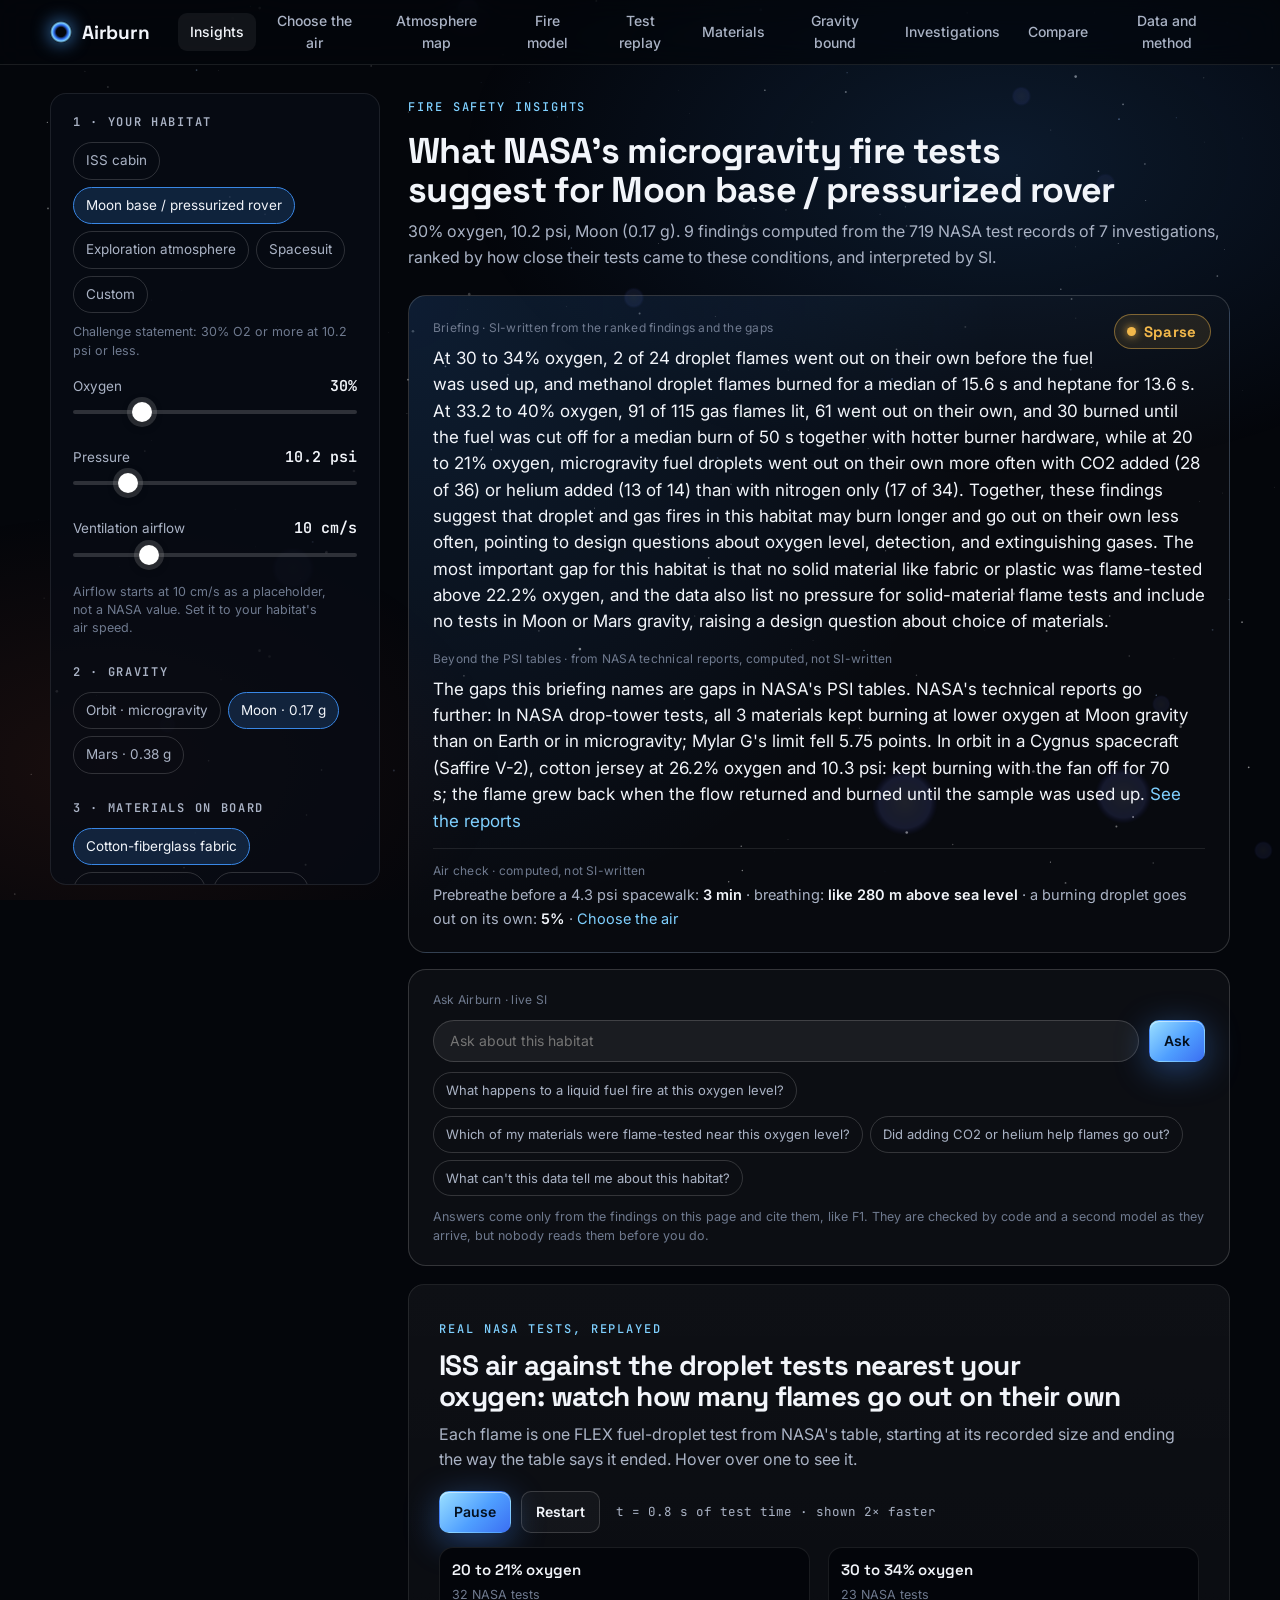
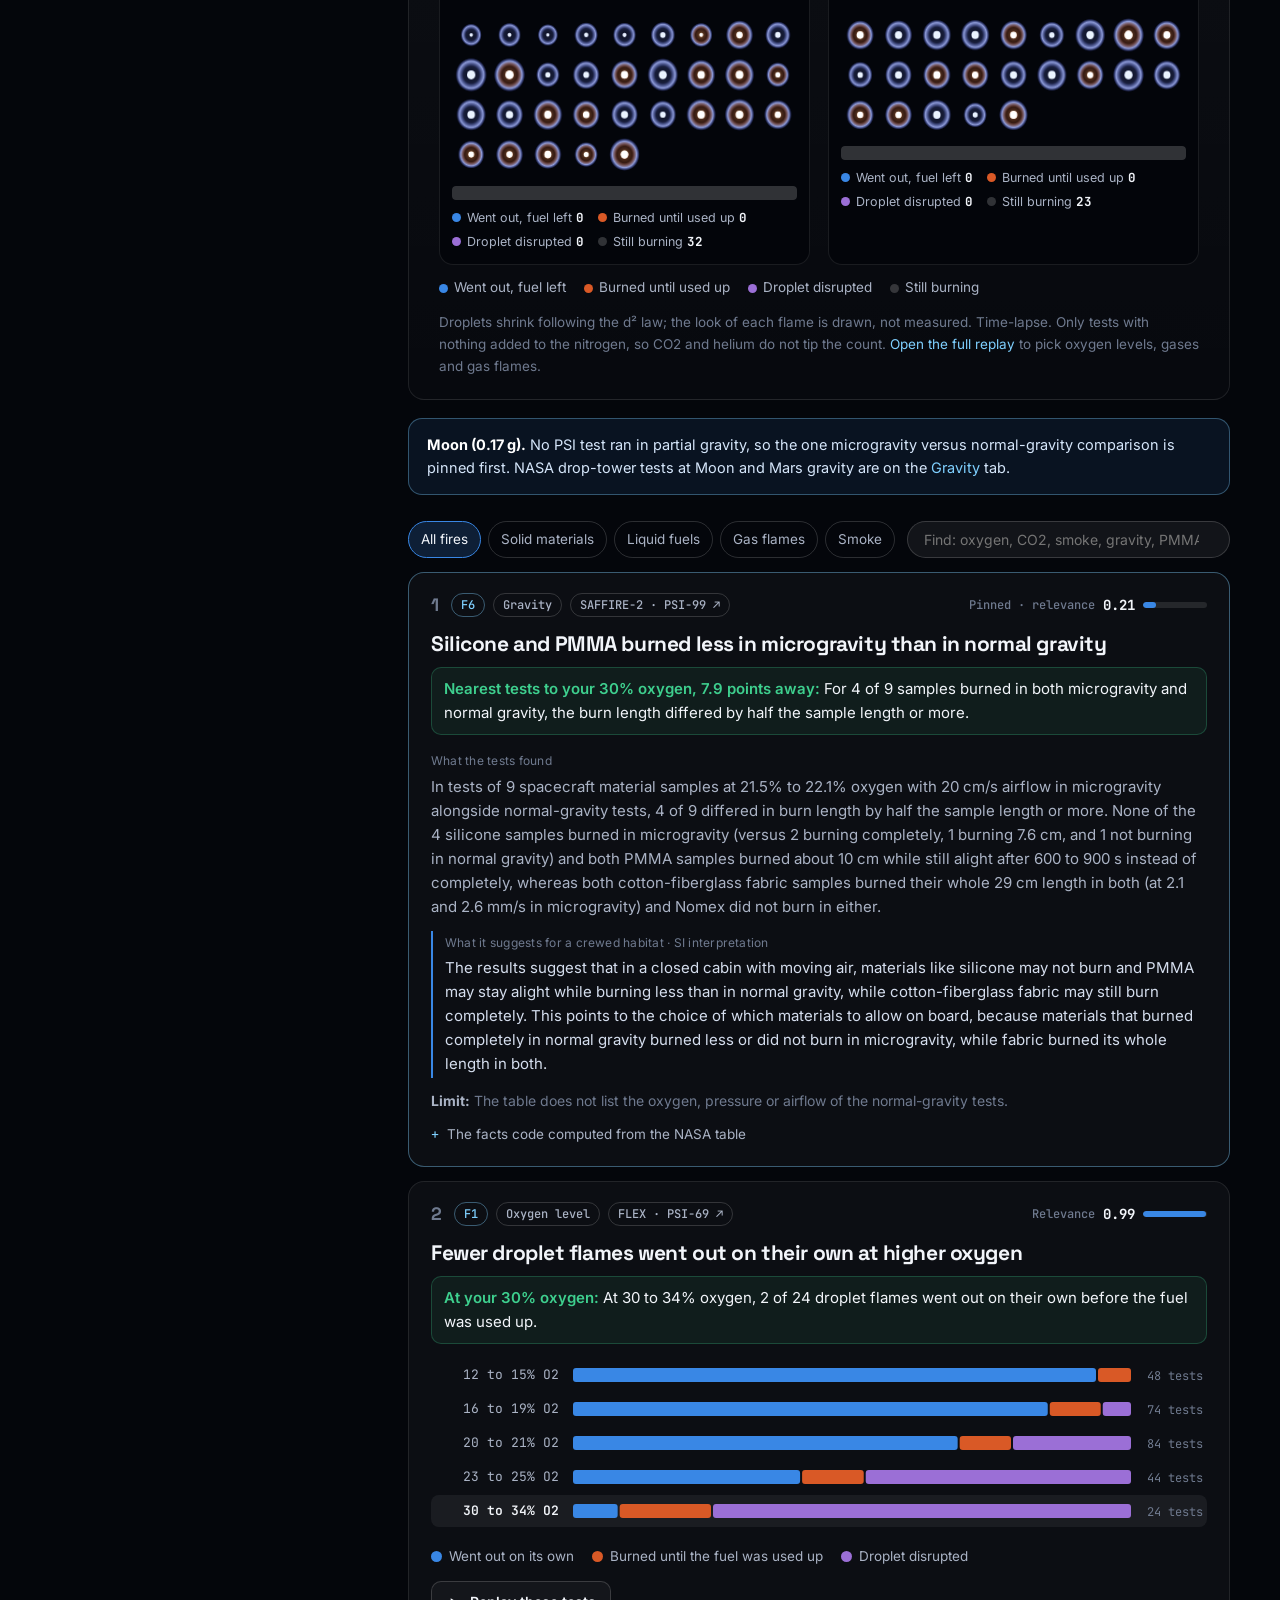
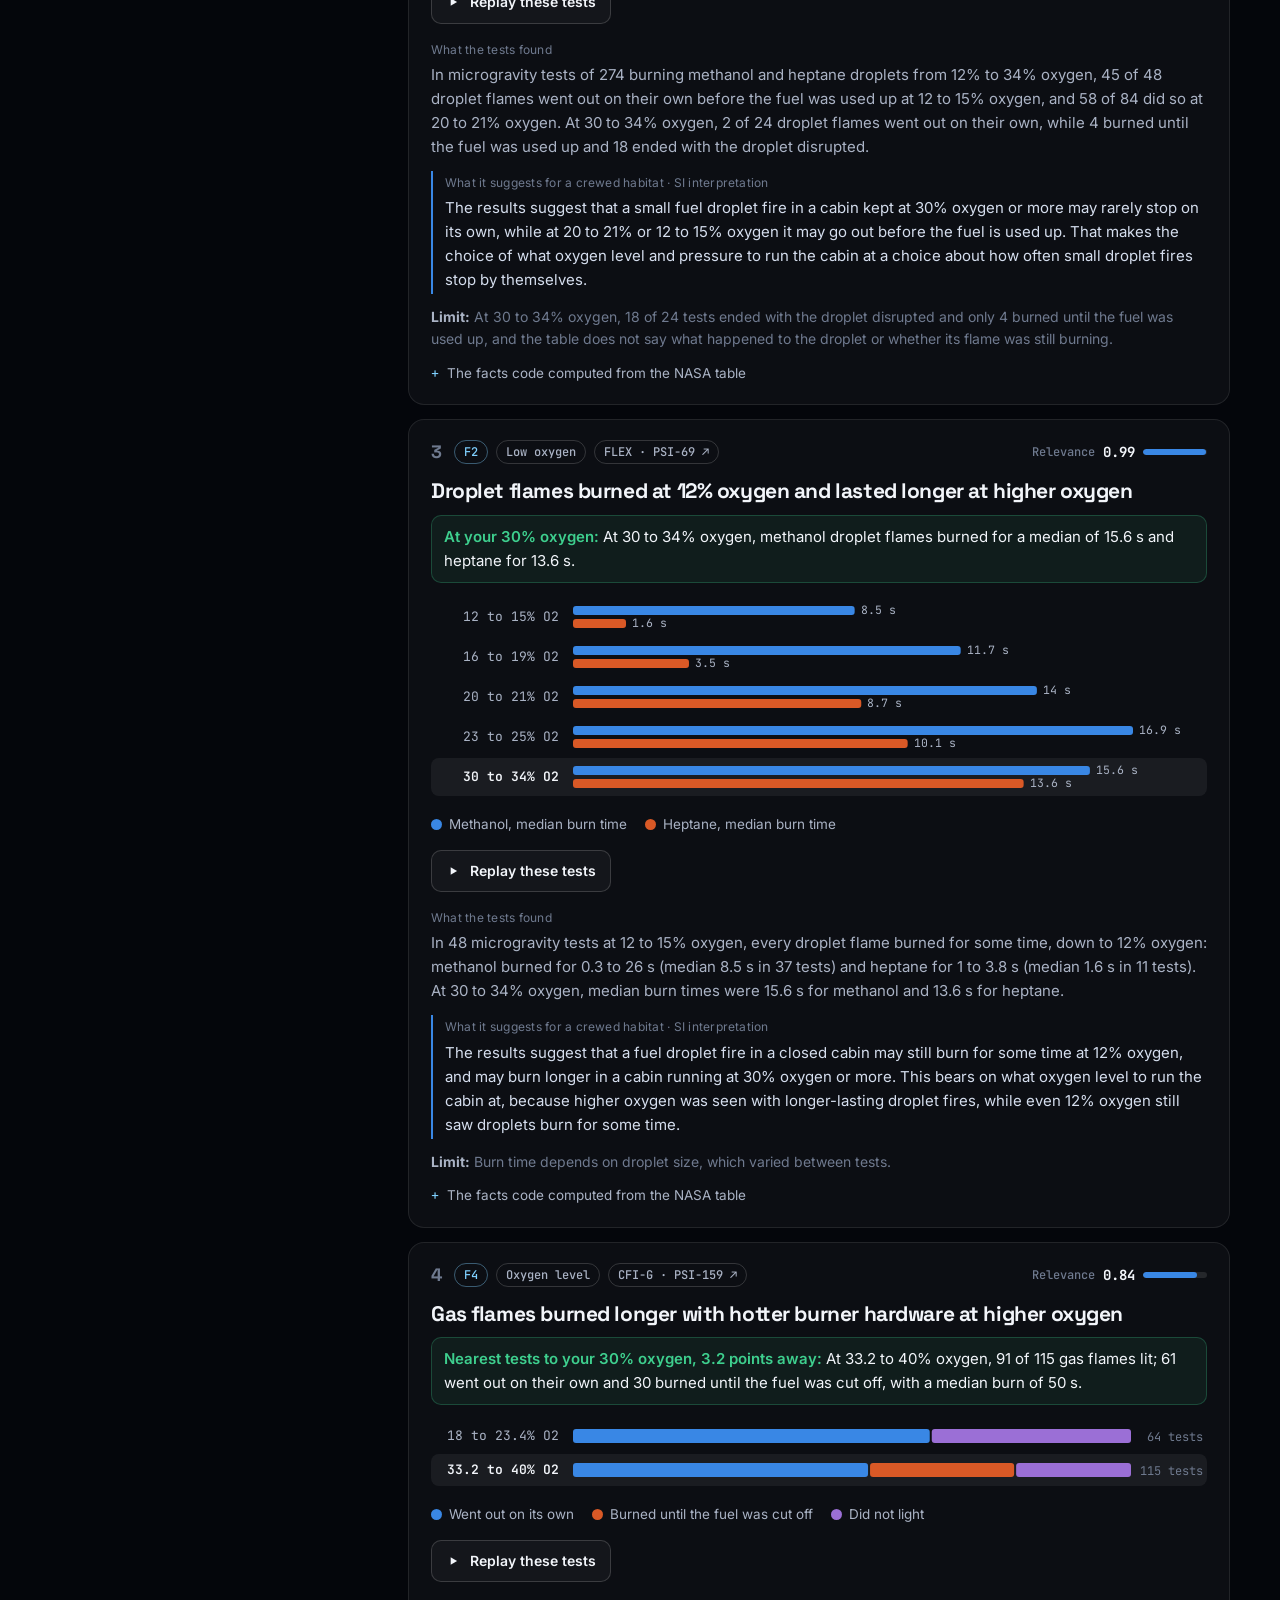
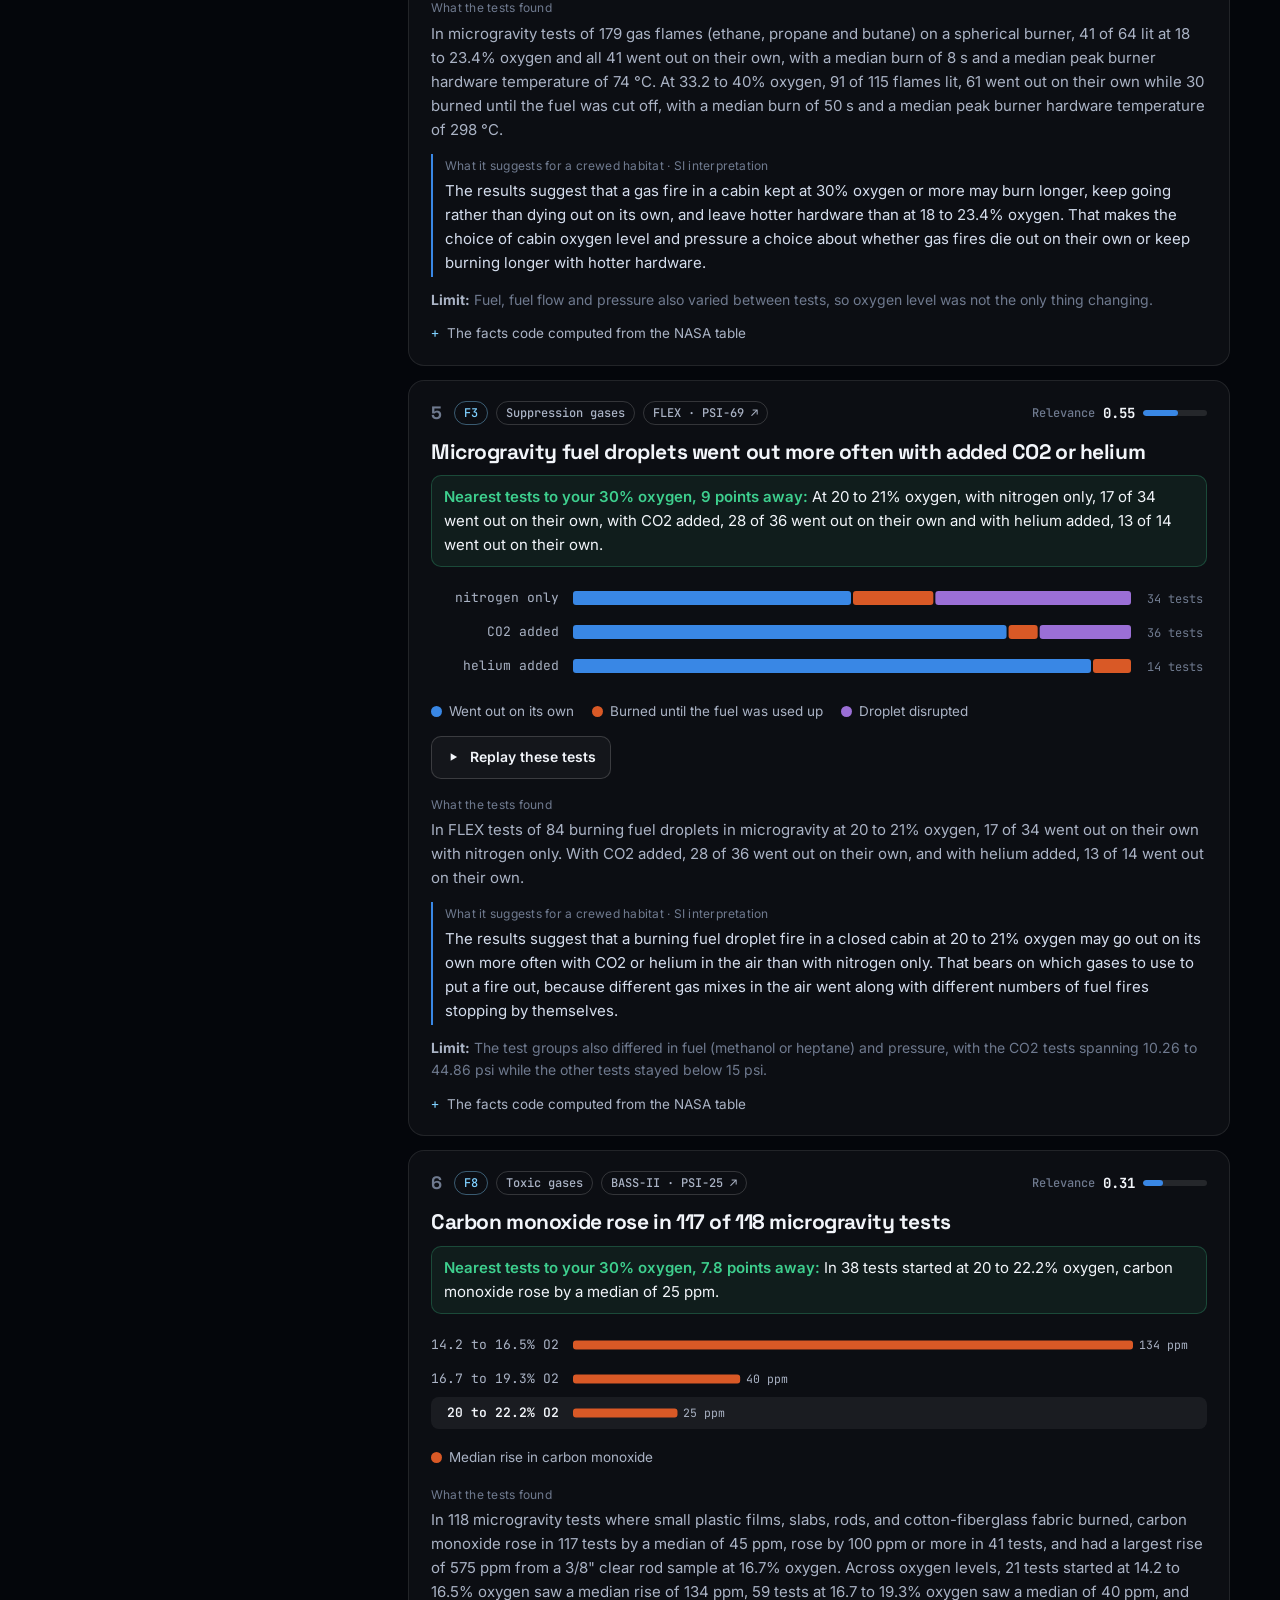
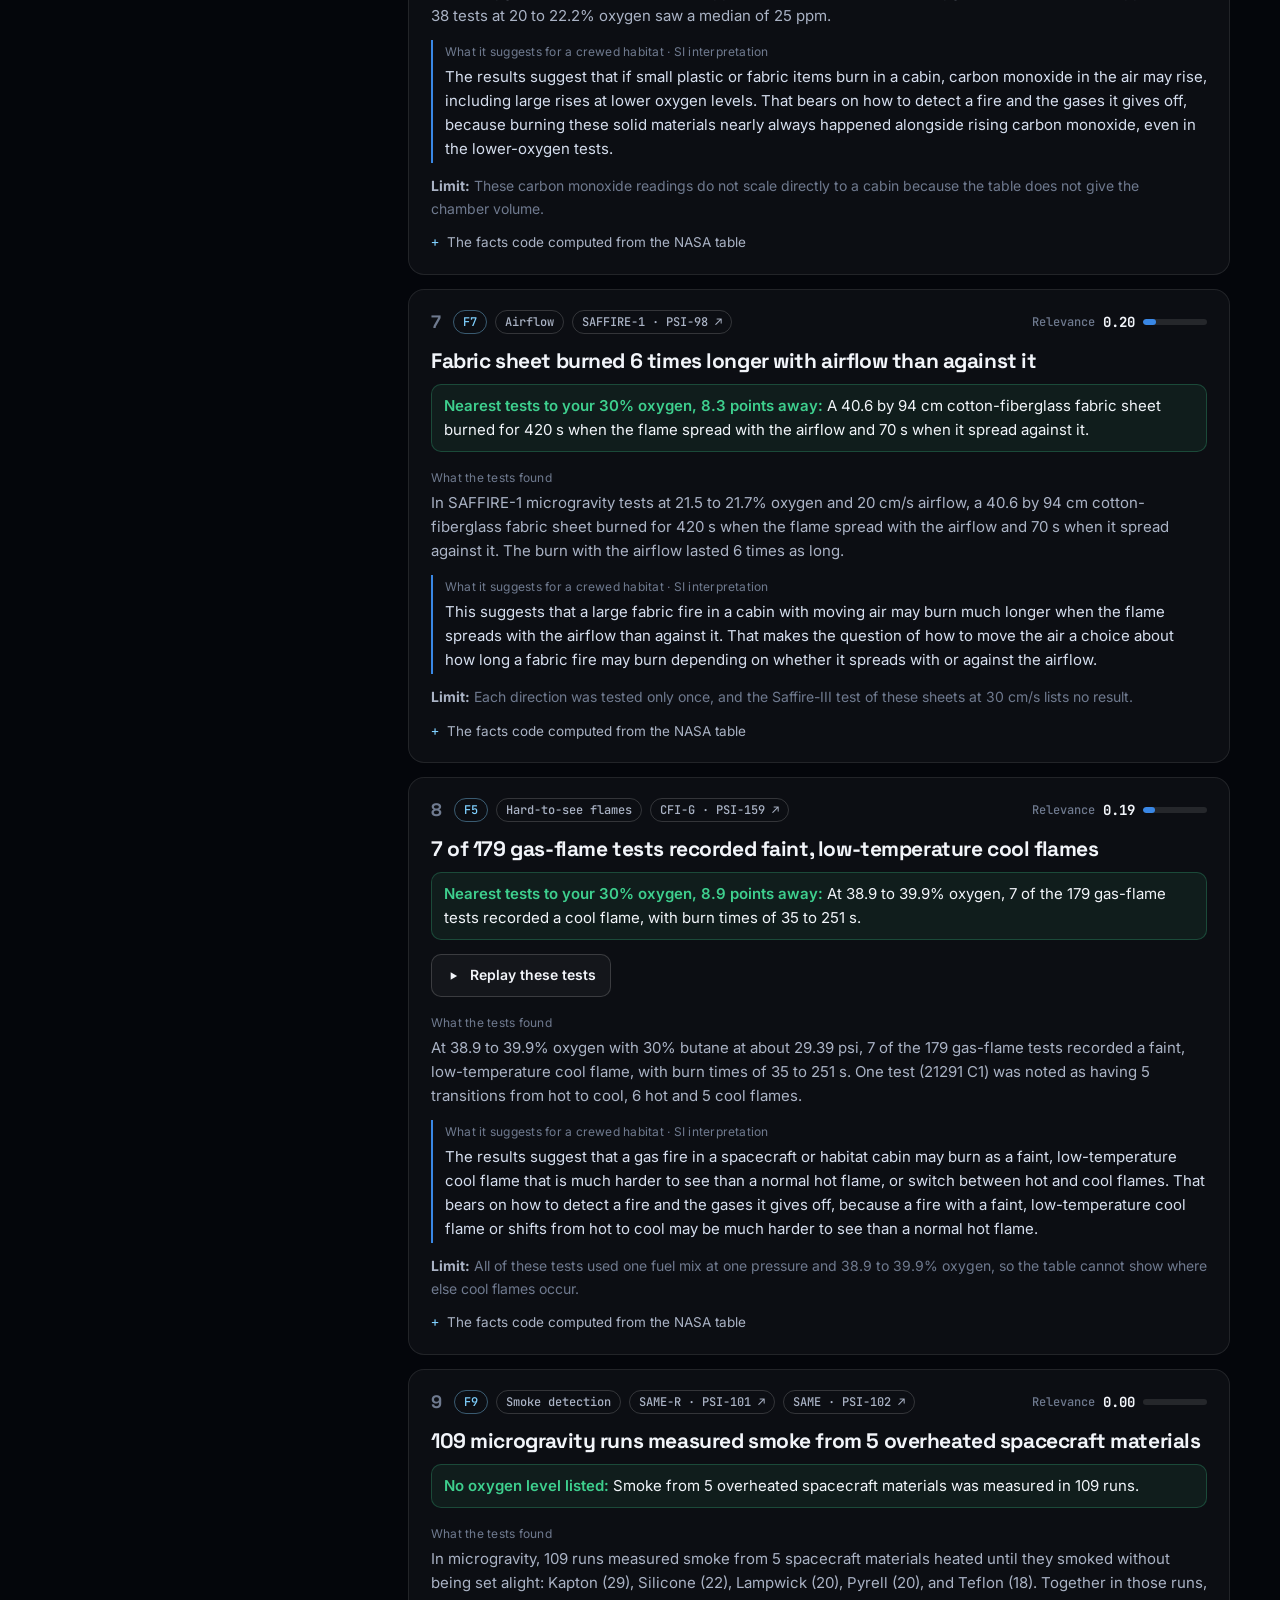
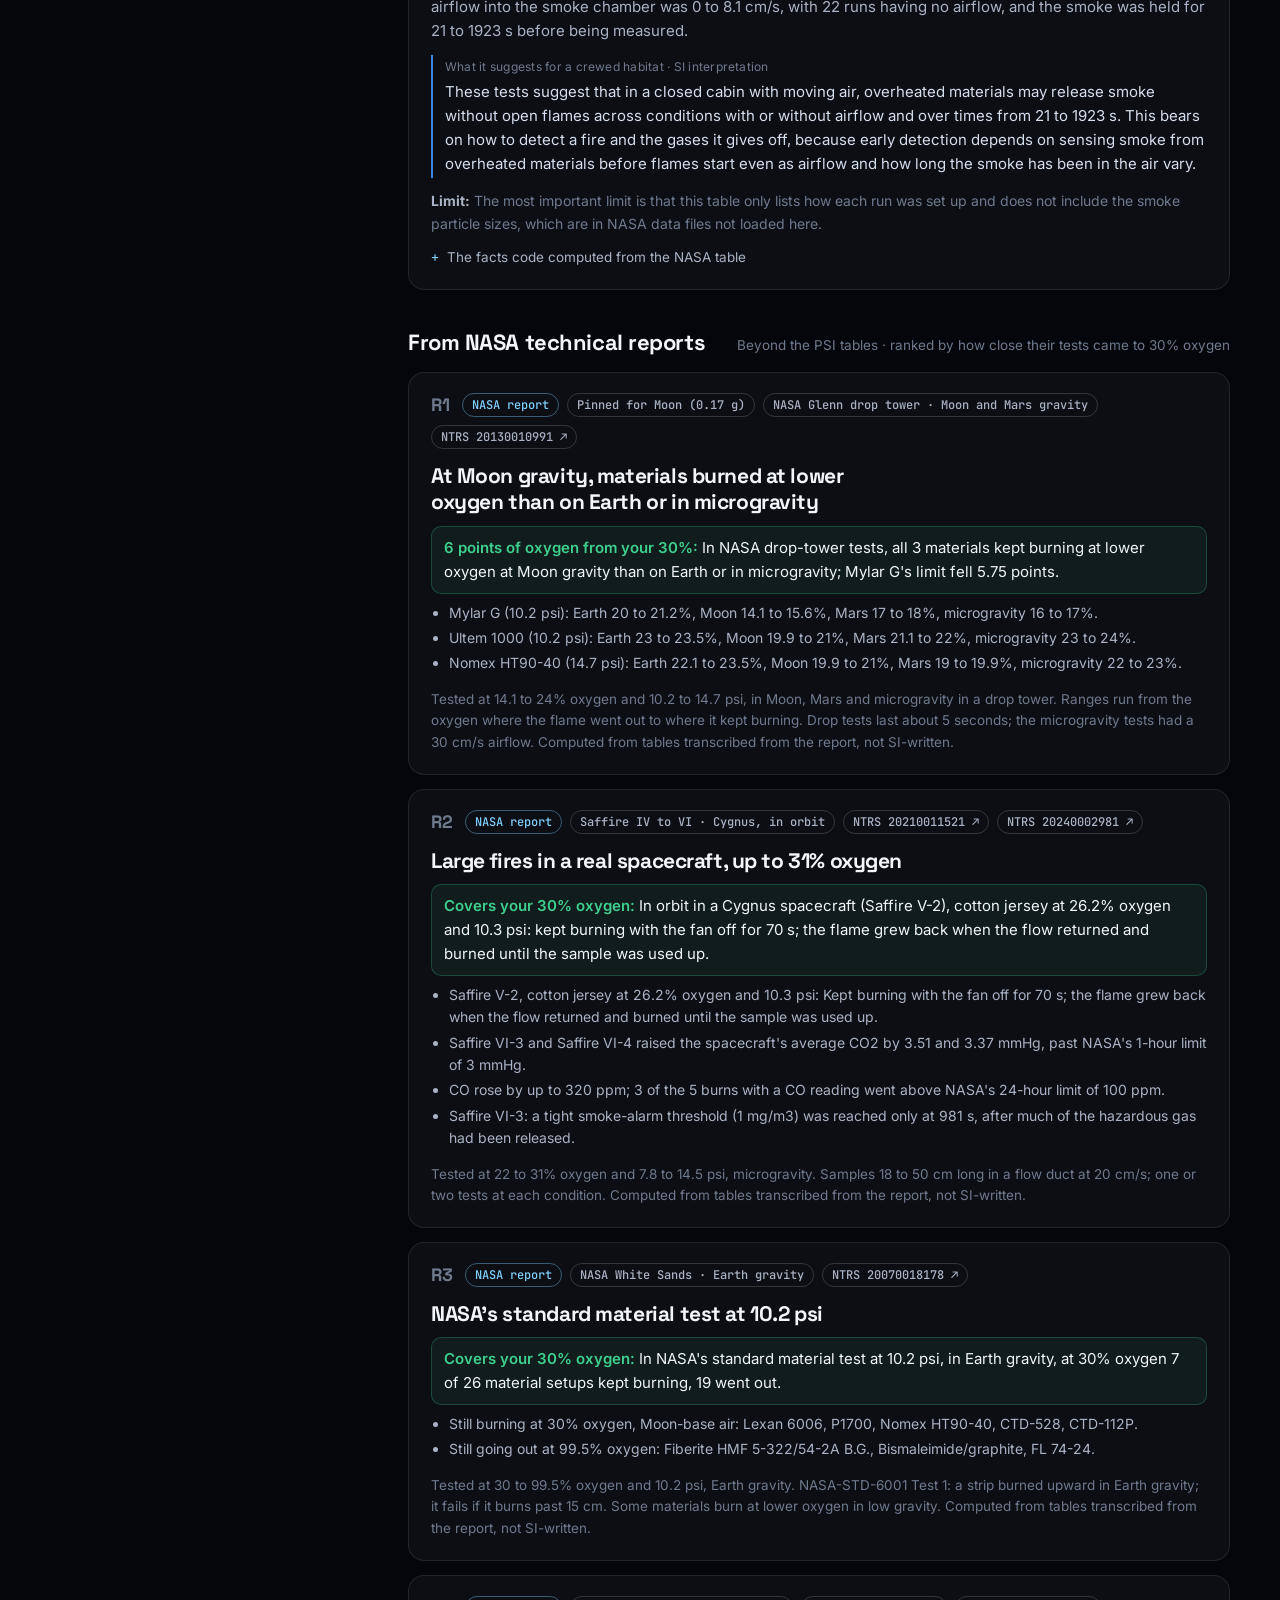
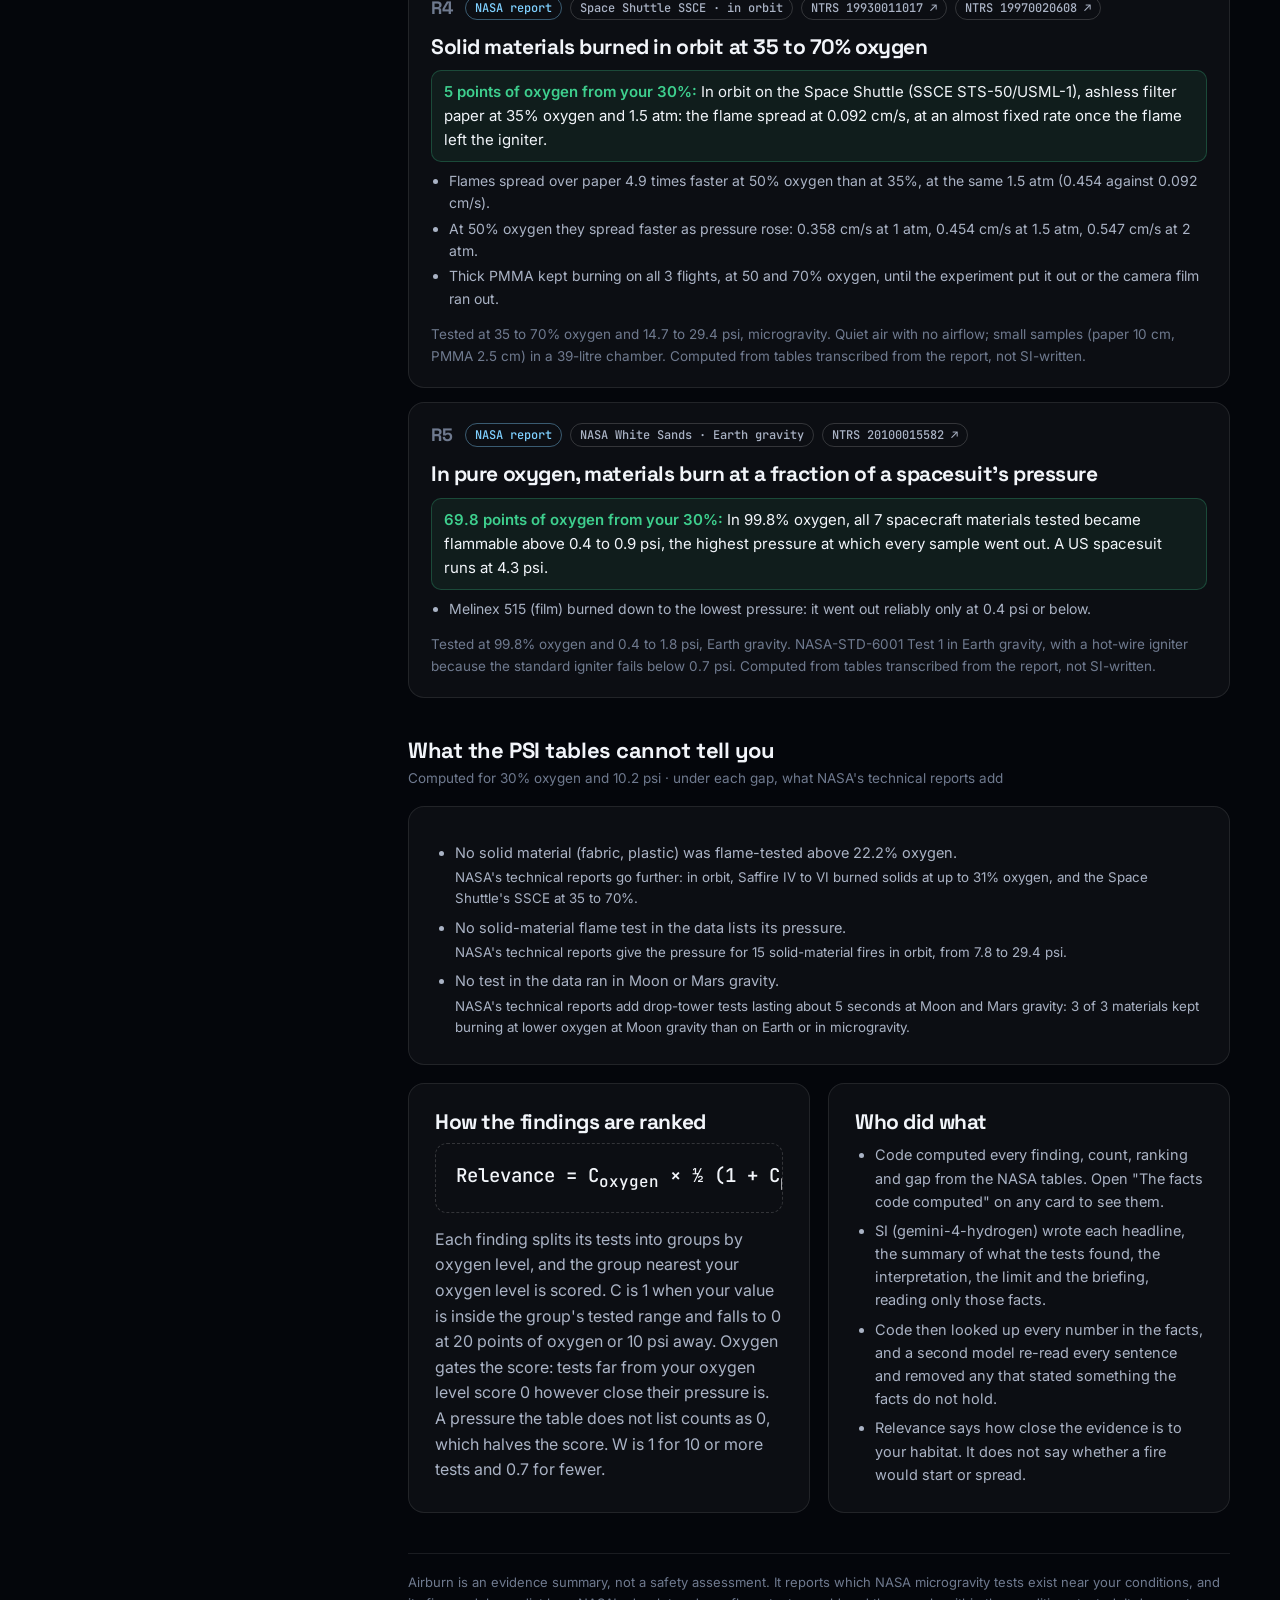
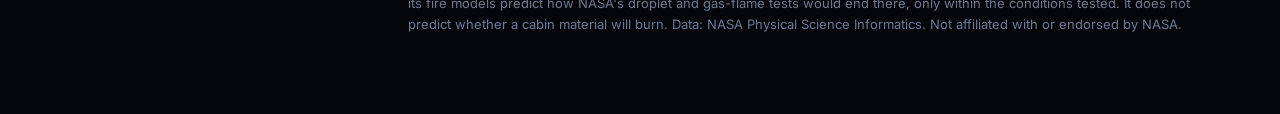
<file: docs/tool.html>
<!doctype html>
<html lang="en">
<head>
<meta charset="utf-8">
<meta name="viewport" content="width=device-width, initial-scale=1">
<title>Airburn: fire safety insights</title>
<meta name="description" content="Set a habitat's atmosphere, gravity and materials, and get the NASA microgravity fire findings ranked and interpreted for it.">
<meta name="theme-color" content="#04060b">
<link rel="icon" href="data:image/svg+xml,%3Csvg xmlns='http://www.w3.org/2000/svg' viewBox='0 0 32 32'%3E%3Ccircle cx='16' cy='16' r='11' fill='none' stroke='%235aa8ff' stroke-width='5'/%3E%3C/svg%3E">
<link rel="preconnect" href="https://fonts.googleapis.com">
<link rel="preconnect" href="https://fonts.gstatic.com" crossorigin>
<link href="https://fonts.googleapis.com/css2?family=Inter:wght@400;500;600&family=JetBrains+Mono:wght@500;600&family=Space+Grotesk:wght@500;600;700&display=swap" rel="stylesheet">
<link rel="stylesheet" href="assets/style.css?v=20261115s">
</head>
<body>
<div class="backdrop" aria-hidden="true"><canvas id="stars"></canvas></div>

<nav class="nav" aria-label="Main">
  <div class="wrap">
    <a class="brand" href="./"><span class="orb"></span>Airburn</a>
    <div class="nav-links" role="tablist" aria-label="Views">
      <button class="tab" role="tab" data-view="insights">Insights</button>
      <button class="tab" role="tab" data-view="air">Choose the air</button>
      <button class="tab" role="tab" data-view="map">Atmosphere map</button>
      <button class="tab" role="tab" data-view="model">Fire model</button>
      <button class="tab" role="tab" data-view="replay">Test replay</button>
      <button class="tab" role="tab" data-view="brief">Materials</button>
      <button class="tab" role="tab" data-view="gravity">Gravity bound</button>
      <button class="tab" role="tab" data-view="investigations">Investigations</button>
      <button class="tab" role="tab" data-view="compare">Compare</button>
      <button class="tab" role="tab" data-view="data">Data and method</button>
    </div>
  </div>
</nav>

<main class="wrap tool">
  <aside class="side" aria-label="Habitat settings">
    <h2>1 · Your habitat</h2>
    <div class="pills" id="scenarios"></div>
    <p class="hint" id="scenario-note"></p>
    <div class="field"><label for="o2">Oxygen <output id="o2-out"></output></label><input class="plain" id="o2" type="range" min="10" max="100" step="0.5"></div>
    <div class="field"><label for="pressure">Pressure <output id="pressure-out"></output></label><input class="plain" id="pressure" type="range" min="3" max="45" step="0.1"></div>
    <div class="field"><label for="flow">Ventilation airflow <output id="flow-out"></output></label><input class="plain" id="flow" type="range" min="0" max="40" step="1"></div>
    <p class="hint">Airflow starts at 10 cm/s as a placeholder, not a NASA value. Set it to your habitat's air speed.</p>
    <h2>2 · Gravity</h2>
    <div class="pills" id="gravity"></div>
    <h2>3 · Materials on board</h2>
    <div class="pills" id="materials"></div>
    <p class="hint">These are the materials named in the loaded NASA tables.</p>
  </aside>

  <div>
    <section class="view" id="view-insights" style="padding:0"></section>
    <section class="view" id="view-air" style="padding:0"></section>
    <section class="view" id="view-map" style="padding:0"></section>
    <section class="view" id="view-model" style="padding:0"></section>
    <section class="view" id="view-replay" style="padding:0"></section>
    <section class="view" id="view-brief" style="padding:0"></section>
    <section class="view" id="view-gravity" style="padding:0"></section>
    <section class="view" id="view-investigations" style="padding:0"></section>
    <section class="view" id="view-compare" style="padding:0"></section>
    <section class="view" id="view-data" style="padding:0"></section>
    <p class="disclaimer">Airburn is an evidence summary, not a safety assessment. It reports which NASA microgravity tests exist near your conditions, and its fire models predict how NASA's droplet and gas-flame tests would end there, only within the conditions tested. It does not predict whether a cabin material will burn. Data: NASA Physical Science Informatics. Not affiliated with or endorsed by NASA.</p>
  </div>
</main>

<script src="assets/config.js?v=20261115s"></script>
<script src="assets/data.js?v=20261115s"></script>
<script src="assets/logic.js?v=20261115s"></script>
<script src="assets/charts.js?v=20261115s"></script>
<script src="assets/flame.js?v=20261115s"></script>
<script src="assets/ai.js?v=20261115s"></script>
<script src="assets/models.js?v=20261115s"></script>
<script src="assets/replay.js?v=20261115s"></script>
<script src="assets/tool.js?v=20261115s"></script>
</body>
</html>
</file>
<file: docs/assets/style.css>
/* Airburn. Blue is microgravity, orange is normal gravity, everywhere on the site. */
:root {
  --bg: #04060b;
  --bg-2: #080c15;
  --panel: rgba(255, 255, 255, 0.035);
  --panel-2: rgba(255, 255, 255, 0.06);
  --line: rgba(255, 255, 255, 0.09);
  --line-2: rgba(255, 255, 255, 0.16);
  --ink: #f2f5fa;
  --ink-2: #aab3c5;
  --ink-3: #6f7a8f;
  /* chart marks: validated dark-mode steps */
  --ug: #3987e5;
  --g1: #d95926;
  --third: #199e70;
  /* glows and accents, never used to encode data */
  --ug-hi: #7fd0ff;
  --g1-hi: #ffb066;
  /* status, always shown with an icon and a label */
  --near: #3ecf8e;
  --far: #f2b84b;
  --smoke: #8fa3c7;
  --none: #5d6779;
  --radius: 16px;
  --display: "Space Grotesk", "Segoe UI", system-ui, sans-serif;
  --body: "Inter", "Segoe UI", system-ui, sans-serif;
  --mono: "JetBrains Mono", ui-monospace, Consolas, monospace;
  color-scheme: dark;
}

* { box-sizing: border-box; }
html { scroll-behavior: smooth; }
body {
  margin: 0;
  background: var(--bg);
  color: var(--ink);
  font: 16px/1.6 var(--body);
  -webkit-font-smoothing: antialiased;
  overflow-x: hidden;
}
h1, h2, h3, h4 { font-family: var(--display); line-height: 1.1; margin: 0; letter-spacing: -0.02em; text-wrap: balance; }
p { margin: 0; text-wrap: pretty; }
a { color: var(--ug-hi); text-decoration: none; }
a:hover { text-decoration: underline; }
button { font: inherit; color: inherit; }
.mono { font-family: var(--mono); font-variant-numeric: tabular-nums; }
.wrap { width: min(1180px, 100% - 48px); margin-inline: auto; }
.eyebrow {
  font: 500 12px/1 var(--mono); letter-spacing: 0.16em; text-transform: uppercase; color: var(--ug-hi);
}
.muted { color: var(--ink-2); }
.dim { color: var(--ink-3); }
.sr { position: absolute; width: 1px; height: 1px; overflow: hidden; clip-path: inset(50%); }

/* ---------- backdrop ---------- */
.backdrop { position: fixed; inset: 0; z-index: -1; pointer-events: none; }
.backdrop canvas { position: absolute; inset: 0; width: 100%; height: 100%; }
.backdrop::after {
  content: ""; position: absolute; inset: 0;
  background:
    radial-gradient(60% 50% at 78% 18%, rgba(57, 135, 229, 0.16), transparent 70%),
    radial-gradient(45% 40% at 8% 85%, rgba(217, 89, 38, 0.10), transparent 70%);
}

/* ---------- nav ---------- */
.nav {
  position: sticky; top: 0; z-index: 40;
  backdrop-filter: blur(14px) saturate(140%);
  background: rgba(4, 6, 11, 0.72);
  border-bottom: 1px solid var(--line);
}
.nav .wrap { display: flex; align-items: center; gap: 28px; height: 64px; }
.brand { display: flex; align-items: center; gap: 10px; font: 700 19px/1 var(--display); color: var(--ink); letter-spacing: -0.01em; }
.brand:hover { text-decoration: none; }
.orb {
  width: 22px; height: 22px; border-radius: 50%;
  background: radial-gradient(circle at 50% 50%, #04060b 0 30%, #2f6ff0 46%, #7fd0ff 58%, rgba(127, 208, 255, 0) 72%);
  box-shadow: 0 0 18px rgba(79, 160, 255, 0.75);
}
.nav-links { display: flex; gap: 4px; margin-left: auto; align-items: center; }
.nav-links a, .tab {
  color: var(--ink-2); font-size: 14px; font-weight: 500; padding: 8px 12px; border-radius: 9px;
  background: none; border: 0; cursor: pointer;
}
.nav-links a:hover, .tab:hover { color: var(--ink); background: var(--panel); text-decoration: none; }
.tab[aria-selected="true"] { color: var(--ink); background: var(--panel-2); }

/* ---------- buttons ---------- */
.btn {
  display: inline-flex; align-items: center; gap: 10px; cursor: pointer;
  padding: 14px 22px; border-radius: 12px; border: 1px solid var(--line-2);
  background: var(--panel); color: var(--ink); font-weight: 600; font-size: 15px;
  transition: transform 0.15s, border-color 0.15s, background 0.15s, box-shadow 0.15s;
}
.btn:hover { text-decoration: none; transform: translateY(-1px); border-color: rgba(127, 208, 255, 0.55); background: var(--panel-2); }
.btn.primary {
  border-color: transparent; color: #04101f;
  background: linear-gradient(135deg, #9adfff, #4f9fff 55%, #3b6ff2);
  box-shadow: 0 8px 34px rgba(64, 140, 255, 0.42), inset 0 1px 0 rgba(255, 255, 255, 0.5);
}
.btn.primary:hover { box-shadow: 0 10px 44px rgba(64, 140, 255, 0.62), inset 0 1px 0 rgba(255, 255, 255, 0.5); }
.btn.small { padding: 9px 14px; font-size: 14px; border-radius: 10px; }
.btn[aria-disabled="true"] { opacity: 0.5; cursor: default; pointer-events: none; }
.btn svg { width: 18px; height: 18px; flex: none; }

/* ---------- hero ---------- */
.hero { position: relative; min-height: min(calc(100vh - 64px), 860px); display: grid; align-items: center; padding: 48px 0 72px; }
.hero-grid { display: grid; grid-template-columns: minmax(0, 1.05fr) minmax(0, 0.95fr); gap: 32px; align-items: center; }
.hero h1 { font-size: clamp(40px, 4.7vw, 70px); font-weight: 700; margin: 20px 0 20px; }
.hero h1 .blue { background: linear-gradient(120deg, #bfeaff, #5aa8ff 60%, #3b6ff2); -webkit-background-clip: text; background-clip: text; color: transparent; }
.hero .lede { font-size: clamp(17px, 1.5vw, 20px); color: var(--ink-2); max-width: 34em; }
.hero .lede b { color: var(--ink); font-weight: 600; }
.cta { display: flex; flex-wrap: wrap; gap: 12px; margin-top: 34px; }
.flame-stage { position: relative; aspect-ratio: 1 / 1.12; max-height: min(76vh, 660px); margin-inline: auto; width: 100%; }
.flame-stage canvas { width: 100%; height: 100%; display: block; }
.flame-ui { position: absolute; left: 6%; right: 6%; bottom: 0; }
.g-read { display: flex; align-items: baseline; justify-content: space-between; gap: 16px; margin-bottom: 10px; }
.g-read .g-val { font: 600 26px/1 var(--display); }
.g-read .g-where { font: 500 12px/1 var(--mono); letter-spacing: 0.14em; text-transform: uppercase; color: var(--ink-2); }
.g-note { min-height: 3.2em; font-size: 14px; color: var(--ink-2); margin: 12px 0 10px; }
.g-note b { color: var(--ink); }
.g-ticks { display: flex; justify-content: space-between; margin-top: 8px; font: 500 11px/1 var(--mono); letter-spacing: 0.08em; text-transform: uppercase; color: var(--ink-3); }
.g-ticks button { background: none; border: 0; padding: 4px 0; cursor: pointer; color: inherit; font: inherit; letter-spacing: inherit; text-transform: inherit; }
.g-ticks button:hover { color: var(--ink); }
.caption { font: 500 11px/1.4 var(--mono); letter-spacing: 0.06em; color: var(--ink-3); text-transform: uppercase; }

input[type="range"] {
  -webkit-appearance: none; appearance: none; width: 100%; height: 22px; background: none; margin: 0; cursor: pointer;
}
input[type="range"]::-webkit-slider-runnable-track { height: 4px; border-radius: 4px; background: linear-gradient(90deg, var(--ug), #8a6fd8, var(--g1)); }
input[type="range"]::-moz-range-track { height: 4px; border-radius: 4px; background: linear-gradient(90deg, var(--ug), #8a6fd8, var(--g1)); }
input[type="range"]::-webkit-slider-thumb {
  -webkit-appearance: none; width: 20px; height: 20px; margin-top: -8px; border-radius: 50%;
  background: #fff; border: 0; box-shadow: 0 0 0 5px rgba(255, 255, 255, 0.14), 0 2px 10px rgba(0, 0, 0, 0.6);
}
input[type="range"]::-moz-range-thumb { width: 20px; height: 20px; border-radius: 50%; background: #fff; border: 0; box-shadow: 0 0 0 5px rgba(255, 255, 255, 0.14); }
input[type="range"].plain::-webkit-slider-runnable-track { background: var(--line-2); }
input[type="range"].plain::-moz-range-track { background: var(--line-2); }
input[type="range"]:disabled { opacity: 0.45; cursor: default; }
:focus-visible { outline: 2px solid var(--ug-hi); outline-offset: 3px; border-radius: 6px; }

/* ---------- sections ---------- */
section { padding: 96px 0; position: relative; }
.section-head { max-width: 46em; margin-bottom: 44px; }
.section-head h2 { font-size: clamp(30px, 3.6vw, 48px); margin: 16px 0 16px; }
.section-head p { color: var(--ink-2); font-size: 18px; }

.stats { display: grid; grid-template-columns: repeat(4, 1fr); border: 1px solid var(--line); border-radius: var(--radius); background: var(--panel); overflow: hidden; }
.stat { padding: 30px 28px; border-right: 1px solid var(--line); }
.stat:last-child { border-right: 0; }
.stat .num { font: 700 clamp(34px, 4vw, 54px)/1 var(--display); letter-spacing: -0.03em; }
.stat .num.zero { color: var(--g1-hi); }
.stat .lbl { margin-top: 10px; color: var(--ink-2); font-size: 14.5px; }

.card { border: 1px solid var(--line); background: var(--panel); border-radius: var(--radius); padding: 26px; }
.card h3 { font-size: 21px; margin-bottom: 10px; }
.card p { color: var(--ink-2); }
.grid-3 { display: grid; grid-template-columns: repeat(3, 1fr); gap: 18px; }
.grid-2 { display: grid; grid-template-columns: repeat(2, 1fr); gap: 18px; }
.step-n { font: 600 13px/1 var(--mono); color: var(--ug-hi); letter-spacing: 0.12em; margin-bottom: 18px; display: block; }

.figure { border: 1px solid var(--line); border-radius: var(--radius); background: linear-gradient(180deg, rgba(255, 255, 255, 0.045), rgba(255, 255, 255, 0.015)); padding: 30px 30px 22px; }
.figure h3 { font-size: clamp(20px, 2.2vw, 28px); max-width: 30em; }
.figure .sub { color: var(--ink-2); margin: 10px 0 18px; max-width: 46em; }
.figure svg { width: 100%; height: auto; display: block; overflow: visible; }
.legend { display: flex; flex-wrap: wrap; gap: 18px; font-size: 13.5px; color: var(--ink-2); margin-top: 6px; }
.legend i { display: inline-block; width: 11px; height: 11px; border-radius: 50%; margin-right: 7px; vertical-align: -1px; }
.legend i.dia { border-radius: 2px; transform: rotate(45deg) scale(0.9); }
.legend i.tick { width: 3px; height: 14px; border-radius: 2px; vertical-align: -3px; }
.note { font-size: 13.5px; color: var(--ink-3); margin-top: 14px; }

.band { border: 1px solid var(--line-2); border-radius: 24px; padding: 56px 40px; text-align: center; background: radial-gradient(80% 140% at 50% 0%, rgba(57, 135, 229, 0.22), rgba(255, 255, 255, 0.02) 70%); }
.band h2 { font-size: clamp(30px, 4vw, 52px); margin-bottom: 16px; }
.band p { color: var(--ink-2); max-width: 38em; margin: 0 auto 30px; font-size: 18px; }
.band .cta { justify-content: center; margin-top: 0; }

footer { border-top: 1px solid var(--line); padding: 44px 0 56px; color: var(--ink-3); font-size: 14px; }
footer .cols { display: grid; grid-template-columns: 1.4fr 1fr 1fr; gap: 32px; }
footer h4 { font: 600 12px/1 var(--mono); letter-spacing: 0.14em; text-transform: uppercase; color: var(--ink-2); margin-bottom: 14px; }
footer p + p { margin-top: 8px; }

.reveal { opacity: 0; transform: translateY(18px); transition: opacity 0.7s ease, transform 0.7s ease; }
.reveal.in { opacity: 1; transform: none; }

/* ---------- tooltip ---------- */
.tip {
  position: fixed; z-index: 90; pointer-events: none; max-width: 300px;
  background: #0d1320; border: 1px solid var(--line-2); border-radius: 10px; padding: 10px 12px;
  font-size: 13px; line-height: 1.45; box-shadow: 0 14px 40px rgba(0, 0, 0, 0.6); opacity: 0; transition: opacity 0.1s;
}
.tip.on { opacity: 1; }
.tip b { display: block; margin-bottom: 2px; }
.tip span { color: var(--ink-2); }

/* ---------- tool ---------- */
.tool { display: grid; grid-template-columns: 330px minmax(0, 1fr); gap: 28px; padding: 28px 0 80px; align-items: start; }
.side { position: sticky; top: 88px; max-height: calc(100vh - 108px); overflow: auto; padding: 22px; border: 1px solid var(--line); border-radius: var(--radius); background: rgba(8, 12, 21, 0.8); }
.side h2 { font: 600 12px/1 var(--mono); letter-spacing: 0.14em; text-transform: uppercase; color: var(--ink-2); margin: 0 0 14px; }
.side h2:not(:first-child) { margin-top: 28px; }
.pills { display: flex; flex-wrap: wrap; gap: 7px; }
.pill {
  border: 1px solid var(--line-2); background: none; border-radius: 999px; padding: 7px 12px; font-size: 13.5px;
  color: var(--ink-2); cursor: pointer; transition: all 0.12s;
}
.pill:hover { color: var(--ink); border-color: rgba(127, 208, 255, 0.5); }
.pill[aria-pressed="true"] { background: rgba(57, 135, 229, 0.2); border-color: var(--ug); color: var(--ink); }
.field { margin-top: 16px; }
.field label { display: flex; justify-content: space-between; align-items: baseline; font-size: 13.5px; color: var(--ink-2); margin-bottom: 4px; }
.field label output { font: 600 15px/1 var(--mono); color: var(--ink); }
.hint { font-size: 12.5px; color: var(--ink-3); margin-top: 10px; line-height: 1.45; }

.view { display: none; }
.view.on { display: block; animation: fade 0.35s ease; }
@keyframes fade { from { opacity: 0; transform: translateY(8px); } to { opacity: 1; transform: none; } }
.view > h1 { font-size: clamp(26px, 2.8vw, 38px); margin-bottom: 10px; }
.view > .lede { color: var(--ink-2); margin-bottom: 24px; max-width: 52em; }

.verdict { display: grid; grid-template-columns: auto 1fr; gap: 30px; align-items: center; padding: 30px; border-radius: 20px; border: 1px solid var(--line-2); background: radial-gradient(120% 160% at 0% 0%, rgba(57, 135, 229, 0.2), rgba(255, 255, 255, 0.02) 60%); }
.ring { position: relative; width: 148px; height: 148px; }
.ring svg { width: 100%; height: 100%; transform: rotate(-90deg); }
.ring .txt { position: absolute; inset: 0; display: grid; place-content: center; text-align: center; }
.ring .txt b { font: 700 44px/1 var(--display); letter-spacing: -0.03em; }
.ring .txt span { font: 500 11px/1.3 var(--mono); letter-spacing: 0.1em; color: var(--ink-2); text-transform: uppercase; margin-top: 6px; }
.verdict h1 { font-size: clamp(24px, 2.7vw, 36px); }
.verdict .ctx { color: var(--ink-2); margin-top: 10px; }
.tiles { display: grid; grid-template-columns: repeat(3, 1fr); gap: 14px; margin-top: 16px; }
.tile { border: 1px solid var(--line); border-radius: 14px; padding: 18px 20px; background: var(--panel); }
.tile .k { font-size: 13px; color: var(--ink-2); }
.tile .v { font: 700 28px/1.1 var(--display); margin-top: 8px; letter-spacing: -0.02em; }
.tile .v small { font: 500 14px/1 var(--body); color: var(--ink-2); letter-spacing: 0; }
.callout { margin-top: 16px; border: 1px solid rgba(255, 176, 102, 0.35); background: rgba(217, 89, 38, 0.1); border-radius: 14px; padding: 14px 18px; font-size: 14.5px; color: #f3d9c6; }
.callout b { color: #fff; }

.h-sec { display: flex; flex-wrap: wrap; align-items: baseline; justify-content: space-between; gap: 6px 16px; margin: 40px 0 16px; }
.h-sec h2 { font-size: 22px; }
.h-sec span { font-size: 13.5px; color: var(--ink-3); }
.mats { display: grid; grid-template-columns: repeat(auto-fill, minmax(330px, 1fr)); gap: 16px; }
.mat { border: 1px solid var(--line); border-radius: var(--radius); background: var(--panel); padding: 20px; display: flex; flex-direction: column; gap: 12px; }
.mat header { display: flex; flex-direction: column; align-items: flex-start; gap: 10px; }
.mat h3 { font-size: 18px; line-height: 1.2; }
.status { display: inline-flex; align-items: center; gap: 7px; font-size: 12.5px; font-weight: 600; padding: 5px 10px; border-radius: 999px; white-space: nowrap; border: 1px solid; }
.status svg { width: 13px; height: 13px; }
.status.near { color: var(--near); border-color: rgba(62, 207, 142, 0.4); background: rgba(62, 207, 142, 0.1); }
.status.far, .status.unlisted { color: var(--far); border-color: rgba(242, 184, 75, 0.4); background: rgba(242, 184, 75, 0.1); }
.status.smoke { color: var(--smoke); border-color: rgba(143, 163, 199, 0.4); background: rgba(143, 163, 199, 0.1); }
.status.none { color: var(--ink-2); border-color: var(--line-2); background: var(--panel); }
.kv { display: grid; grid-template-columns: repeat(3, 1fr); gap: 8px; }
.kv div { border-top: 1px solid var(--line); padding-top: 9px; }
.kv .k { font-size: 12px; color: var(--ink-3); }
.kv .v { font: 600 16px/1.2 var(--mono); margin-top: 3px; }
.kv .v.sm { font-size: 13.5px; }
.mat ul { margin: 0; padding-left: 18px; color: var(--ink-2); font-size: 14px; }
.mat li + li { margin-top: 3px; }
.si { border-left: 2px solid var(--ug); padding: 2px 0 2px 12px; font-size: 14px; color: #d5deee; }
.si .chk { display: block; margin-top: 6px; font: 500 11px/1.3 var(--mono); letter-spacing: 0.04em; color: var(--near); }
.si .chk.none { color: var(--ink-3); }
details summary { cursor: pointer; font-size: 13.5px; color: var(--ink-2); list-style: none; }
details summary::-webkit-details-marker { display: none; }
details summary::before { content: "+ "; font-family: var(--mono); color: var(--ug-hi); }
details[open] summary::before { content: "− "; }

.split { height: 14px; display: flex; gap: 2px; border-radius: 4px; overflow: hidden; margin: 14px 0 10px; }
.split span { display: block; min-width: 2px; border-radius: 3px; }

table.t { width: 100%; border-collapse: collapse; font-size: 14px; }
table.t th { text-align: left; font: 600 11.5px/1.2 var(--mono); letter-spacing: 0.08em; text-transform: uppercase; color: var(--ink-3); padding: 10px 12px; border-bottom: 1px solid var(--line-2); white-space: nowrap; }
table.t td { padding: 11px 12px; border-bottom: 1px solid var(--line); vertical-align: top; color: var(--ink-2); }
table.t td:first-child { color: var(--ink); }
table.t tr:hover td { background: rgba(255, 255, 255, 0.02); }
.scroll { overflow-x: auto; border: 1px solid var(--line); border-radius: var(--radius); background: var(--panel); }
.bar { height: 6px; border-radius: 4px; background: var(--line); position: relative; min-width: 90px; margin-top: 6px; }
.bar i { position: absolute; inset: 0 auto 0 0; border-radius: 4px; background: linear-gradient(90deg, var(--ug), var(--ug-hi)); }
.rank { display: grid; grid-template-columns: 34px minmax(0, 1fr) 150px; gap: 16px; padding: 18px 20px; border: 1px solid var(--line); border-radius: 14px; background: var(--panel); margin-bottom: 10px; align-items: start; }
.rank .n { font: 700 20px/1.2 var(--display); color: var(--ink-3); }
.rank h3 { font-size: 18px; }
.rank .why { font-size: 14px; color: var(--ink-2); margin-top: 6px; }
.rank .score { font: 700 24px/1 var(--display); text-align: right; }
.rank .score small { display: block; font: 500 11px/1 var(--mono); color: var(--ink-3); letter-spacing: 0.1em; margin-bottom: 6px; }
.formula { font: 500 clamp(15px, 1.6vw, 19px)/1.5 var(--mono); padding: 18px 20px; border: 1px dashed var(--line-2); border-radius: 12px; color: var(--ink); overflow-x: auto; white-space: nowrap; }
.formula .u { color: var(--ug-hi); } .formula .e { color: var(--g1-hi); }
.cols-2 { display: grid; grid-template-columns: minmax(0, 1fr) minmax(0, 1fr); gap: 18px; }
.tool > *, .cols-2 > * { min-width: 0; }
.prose ul { margin: 8px 0 0; padding-left: 20px; color: var(--ink-2); font-size: 14.5px; }
.prose li + li { margin-top: 6px; }
select { background: #0b111c; color: var(--ink); border: 1px solid var(--line-2); border-radius: 10px; padding: 9px 12px; font: inherit; font-size: 14px; }
.row { display: flex; flex-wrap: wrap; gap: 10px; align-items: center; }
.disclaimer { font-size: 13px; color: var(--ink-3); border-top: 1px solid var(--line); margin-top: 40px; padding-top: 18px; }

@media (max-width: 980px) {
  .hero-grid, .tool, .cols-2 { grid-template-columns: minmax(0, 1fr); }
  .hero { min-height: 0; padding-top: 32px; }
  .flame-stage { max-width: 520px; }
  .grid-3, .grid-2, .tiles { grid-template-columns: 1fr; }
  .stats { grid-template-columns: 1fr 1fr; }
  .stat:nth-child(2) { border-right: 0; }
  .stat:nth-child(-n + 2) { border-bottom: 1px solid var(--line); }
  .side { position: static; max-height: none; }
  .verdict { grid-template-columns: 1fr; }
  footer .cols { grid-template-columns: 1fr; }
  .nav-links .hide-s { display: none; }
  .nav-links[role="tablist"] { overflow-x: auto; flex-wrap: nowrap; margin-left: 0; scrollbar-width: none; }
  .nav-links[role="tablist"] .tab { white-space: nowrap; }
  .nav .wrap { gap: 14px; }
  section { padding: 64px 0; }
  .rank { grid-template-columns: 26px minmax(0, 1fr); }
  .rank .score { grid-column: 2; text-align: left; }
}
@media (prefers-reduced-motion: reduce) {
  .reveal { opacity: 1; transform: none; transition: none; }
  html { scroll-behavior: auto; }
  .view.on { animation: none; }
}

/* insights */
.briefing { border: 1px solid var(--line-2); border-radius: 18px; padding: 22px 24px; background: radial-gradient(120% 160% at 0% 0%, rgba(57, 135, 229, 0.18), rgba(255, 255, 255, 0.02) 60%); }
.briefing p { font-size: 17px; line-height: 1.55; color: var(--ink); margin-top: 8px; }
.briefing .chk, .insight .chk { display: block; margin-top: 10px; font: 500 11px/1.4 var(--mono); letter-spacing: 0.04em; color: var(--near); }
.briefing .chk.none { color: var(--ink-3); }
.briefing .k, .insight .k { font-size: 12px; color: var(--ink-3); letter-spacing: 0.02em; }
.callout.info { border-color: rgba(127, 208, 255, 0.35); background: rgba(57, 135, 229, 0.1); color: #d5e6fa; }
.ins-tools { display: flex; flex-wrap: wrap; gap: 12px; align-items: center; justify-content: space-between; margin: 26px 0 14px; }
.find { flex: 1 1 260px; max-width: 360px; background: var(--panel-2); border: 1px solid var(--line-2); color: var(--ink); border-radius: 999px; padding: 9px 16px; font: 14px var(--body); }
.find:focus { outline: 2px solid var(--ug); outline-offset: 1px; }
.insight { border: 1px solid var(--line); border-radius: var(--radius); background: var(--panel); padding: 20px 22px; margin-bottom: 14px; }
.insight.pinned { border-color: rgba(127, 208, 255, 0.4); }
.ins-head { display: flex; flex-wrap: wrap; align-items: center; gap: 8px; }
.ins-head .n { font: 700 18px/1 var(--display); color: var(--ink-3); margin-right: 4px; }
.tag { font: 500 12px/1 var(--mono); color: var(--ink-2); border: 1px solid var(--line-2); border-radius: 999px; padding: 5px 9px; text-decoration: none; }
a.tag:hover { color: var(--ink); border-color: var(--ug); }
.rel { margin-left: auto; display: inline-flex; align-items: center; gap: 8px; font: 500 12px/1 var(--mono); color: var(--ink-3); cursor: help; }
.rel b { color: var(--ink); font-size: 14px; }
.rel i { display: inline-block; width: 64px; height: 6px; border-radius: 3px; background: rgba(255, 255, 255, 0.1); overflow: hidden; }
.rel em { display: block; height: 100%; background: var(--ug); border-radius: 3px; }
.insight h3 { font-size: 21px; line-height: 1.25; margin: 14px 0 10px; }
.near-line { font-size: 15px; color: var(--ink); background: rgba(62, 207, 142, 0.08); border: 1px solid rgba(62, 207, 142, 0.25); border-radius: 10px; padding: 9px 12px; }
.near-line b { color: var(--near); font-weight: 600; }
.ins-chart { margin-top: 14px; }
.ins-body { display: grid; gap: 12px; margin-top: 16px; }
.ins-body p { color: var(--ink-2); font-size: 15px; margin-top: 4px; }
.insight .si { font-size: 15px; }
.insight .si .k { margin-bottom: 4px; }
.ins-body .limit { font-size: 14px; color: var(--ink-3); margin: 0; }
.limit b { color: var(--ink-2); }
.facts { margin: 8px 0 0; padding-left: 18px; color: var(--ink-2); font-size: 14px; }
.facts li + li { margin-top: 3px; }
.facts .cav { color: var(--ink-3); }
.insight details { margin-top: 12px; }
@media (max-width: 640px) { .rel { margin-left: 0; width: 100%; } .insight { padding: 16px; } }
.top-ins h3 { font-size: 19px; line-height: 1.3; }
.top-ins .near { color: var(--ink); font-size: 15px; margin-top: 10px; }
.top-ins .si { margin-top: 12px; font-size: 14.5px; }

/* live SI */
.ask { margin-top: 16px; border: 1px solid var(--line-2); border-radius: 18px; padding: 20px 24px; background: var(--panel); }
.ask .k { font-size: 12px; color: var(--ink-3); letter-spacing: 0.02em; }
.ask-row { display: flex; flex-wrap: wrap; gap: 10px; margin-top: 10px; }
.ask-row .find { max-width: none; flex: 1 1 280px; }
.ask-out { margin-top: 12px; }
.ask .pill { font-size: 13px; }
.live-text { font-size: 16px; line-height: 1.55; color: var(--ink); }
.ask .chk, .briefing .chk { display: block; margin-top: 10px; font: 500 11px/1.4 var(--mono); letter-spacing: 0.04em; color: var(--near); }
.live-wait { color: var(--ink-2); font-size: 14.5px; display: flex; align-items: center; gap: 10px; margin-top: 8px; }
.live-err { color: #f3d9c6; font-size: 14.5px; margin-top: 8px; }
.spin { width: 14px; height: 14px; border-radius: 50%; border: 2px solid rgba(127, 208, 255, 0.25); border-top-color: var(--ug-hi); animation: spin 0.9s linear infinite; }
@keyframes spin { to { transform: rotate(360deg); } }
@media (prefers-reduced-motion: reduce) { .spin { animation: none; } }
.cite { display: inline-block; font: 600 11px/1 var(--mono); color: var(--ug-hi); border: 1px solid rgba(127, 208, 255, 0.4); border-radius: 6px; padding: 3px 5px; margin: 0 2px; text-decoration: none; vertical-align: 1px; }
.cite:hover { background: rgba(57, 135, 229, 0.2); }
.tag.code { color: var(--ug-hi); border-color: rgba(127, 208, 255, 0.4); }
.linkish { background: none; border: 0; padding: 0; color: var(--ug-hi); font: inherit; cursor: pointer; text-decoration: underline; }
.removed { margin-top: 8px; }
.insight:target { border-color: var(--ug); box-shadow: 0 0 0 1px var(--ug); }

/* test replay */
.replay { border: 1px solid var(--line); border-radius: var(--radius); background: rgba(3, 5, 10, 0.6); padding: 18px; }
.replay.compact { border: 0; background: none; padding: 0; }
.rp-top { display: flex; flex-wrap: wrap; gap: 10px 18px; justify-content: space-between; margin-bottom: 12px; }
.rp-bar { display: flex; flex-wrap: wrap; align-items: center; gap: 10px; margin-bottom: 14px; }
.rp-clock { font-size: 12.5px; color: var(--ink-2); margin-left: 6px; }
.rp-panels { display: grid; grid-template-columns: minmax(0, 1fr) minmax(0, 1fr); gap: 18px; }
.rp-panel { min-width: 0; border: 1px solid var(--line); border-radius: 14px; padding: 12px; background: #03050a; }
.rp-panel canvas { display: block; width: 100%; margin-top: 10px; cursor: crosshair; }
.rp-head { display: flex; flex-direction: column; gap: 6px; }
.rp-head > span { font-size: 12.5px; color: var(--ink-3); }
.rp-head b { font: 600 15px var(--display); color: var(--ink); }
.rp-head .pill { font-size: 12px; padding: 5px 9px; }
.rp-tally .split { margin: 12px 0 8px; }
.rp-count { display: flex; flex-wrap: wrap; gap: 4px 14px; font-size: 12.5px; color: var(--ink-2); }
.rp-count i, .rp-legend i { display: inline-block; width: 9px; height: 9px; border-radius: 50%; margin-right: 6px; }
.rp-count b { color: var(--ink); font-family: var(--mono); }
.rp-legend { margin-top: 12px; }
.rp-go { margin-top: 14px; }
.rp-go svg, .rp-play svg { width: 14px; height: 14px; }
@media (max-width: 760px) { .rp-panels { grid-template-columns: minmax(0, 1fr); } }

/* fire model */
.model-head { display: flex; flex-wrap: wrap; justify-content: space-between; gap: 14px 24px; margin-bottom: 14px; }
.model-head h3 { margin-bottom: 4px; }
.model-ctl { display: flex; flex-direction: column; gap: 10px; align-items: flex-end; }
.model-ctl .pills { justify-content: flex-end; }
.mini { display: flex; align-items: center; gap: 10px; font-size: 13px; color: var(--ink-2); }
.mini output { font: 600 13px var(--mono); color: var(--ink); min-width: 70px; text-align: right; }
.mini input { width: 160px; }
.model .tiles { margin-top: 6px; }
.model .tile .v small { display: block; margin-top: 6px; font-size: 12.5px; }
.model-line { margin-top: 14px; color: var(--ink); font-size: 15px; }
.chart-box { margin-top: 18px; border-top: 1px solid var(--line); padding-top: 14px; }
.chart-box .k { font-size: 12.5px; color: var(--ink-3); margin-bottom: 8px; }
#sim { margin-top: 16px; }
@media (max-width: 760px) { .model-ctl { align-items: flex-start; } .model-ctl .pills { justify-content: flex-start; } }
.model-line.big { font-size: 17px; margin-top: 16px; }
.model-line.big b { color: var(--ug-hi); }

/* Atmosphere map */
#atlas.pick { cursor: crosshair; }
#atlas [data-pin] { cursor: pointer; }
#atlas [data-pin]:focus-visible circle:nth-child(2) { stroke-width: 3.5; }
.table-wrap { overflow-x: auto; border: 1px solid var(--line); border-radius: var(--radius); background: var(--panel); }
table.atlas-t td.zero { color: #ff9b73; font-weight: 600; }
table.atlas-t tr[data-pin] { cursor: pointer; }
table.atlas-t tr[data-pin]:hover td, table.atlas-t tr[data-pin]:focus-visible td { background: rgba(255, 255, 255, 0.04); }
.tag.fire { display: inline-block; font: 600 10.5px/1 var(--mono); letter-spacing: 0.06em; text-transform: uppercase; color: #ffb38f; border: 1px solid rgba(255, 140, 90, 0.45); border-radius: 999px; padding: 3px 7px; margin-left: 6px; vertical-align: 1px; }

/* one-word evidence badge on the briefing */
.briefing { position: relative; }
.briefing .verdict { float: right; margin: -4px -6px 8px 14px; display: inline-flex; align-items: center; gap: 8px; font: 700 15px/1 var(--display); letter-spacing: 0.01em; padding: 9px 14px 9px 12px; border-radius: 999px; border: 1px solid; text-decoration: none; }
.verdict i { width: 9px; height: 9px; border-radius: 50%; background: currentColor; box-shadow: 0 0 10px currentColor; }
.verdict.ok { color: #4fd1a1; border-color: rgba(79, 209, 161, 0.45); background: rgba(79, 209, 161, 0.1); }
.verdict.thin { color: #f2b84b; border-color: rgba(242, 184, 75, 0.45); background: rgba(242, 184, 75, 0.1); }
.verdict.none { color: #ff8a5c; border-color: rgba(255, 138, 92, 0.5); background: rgba(255, 138, 92, 0.1); }
.verdict:hover { filter: brightness(1.15); }
.ins-replay { margin: 18px 0; }

/* NASA report tables (hand-copied; data/reports) */
table.rep-t td { font-size: 13.5px; vertical-align: top; }
table.rep-t td:nth-child(6) { min-width: 240px; }
table.rep-t td:nth-child(7) { white-space: nowrap; }
.rep-details summary { font-size: 14px; }

/* the cabin-air trade-off */
.briefing p.air-line { margin-top: 14px; padding-top: 12px; border-top: 1px solid var(--line); font-size: 14.5px; line-height: 1.65; color: var(--ink-2); }
.briefing p.air-line b { color: var(--ink); font-weight: 600; }
.briefing p.air-line .k { display: block; margin-bottom: 2px; }
.tiles.four { grid-template-columns: repeat(2, 1fr); }
@media (max-width: 640px) { .tiles.four { grid-template-columns: 1fr; } }
.air-ctl { margin: 18px 0 14px; justify-content: flex-start; }

/* the suit dial under the hero */
.dial-top { display: grid; grid-template-columns: minmax(0, 0.85fr) minmax(0, 1.15fr); gap: 22px 32px; align-items: center; margin-top: 18px; }
.dial-out { display: grid; grid-template-columns: repeat(2, minmax(0, 1fr)); gap: 12px; }
.dial-out .tile .v small { line-height: 1.45; }
#sdpict svg { max-width: 680px; margin: 22px 0 10px; }
#sdpict p { color: var(--ink-2); margin: 0; }
#sdpict p b { color: var(--ink); }
@media (max-width: 860px) { .dial-top, .dial-out { grid-template-columns: minmax(0, 1fr); } }
</file>
